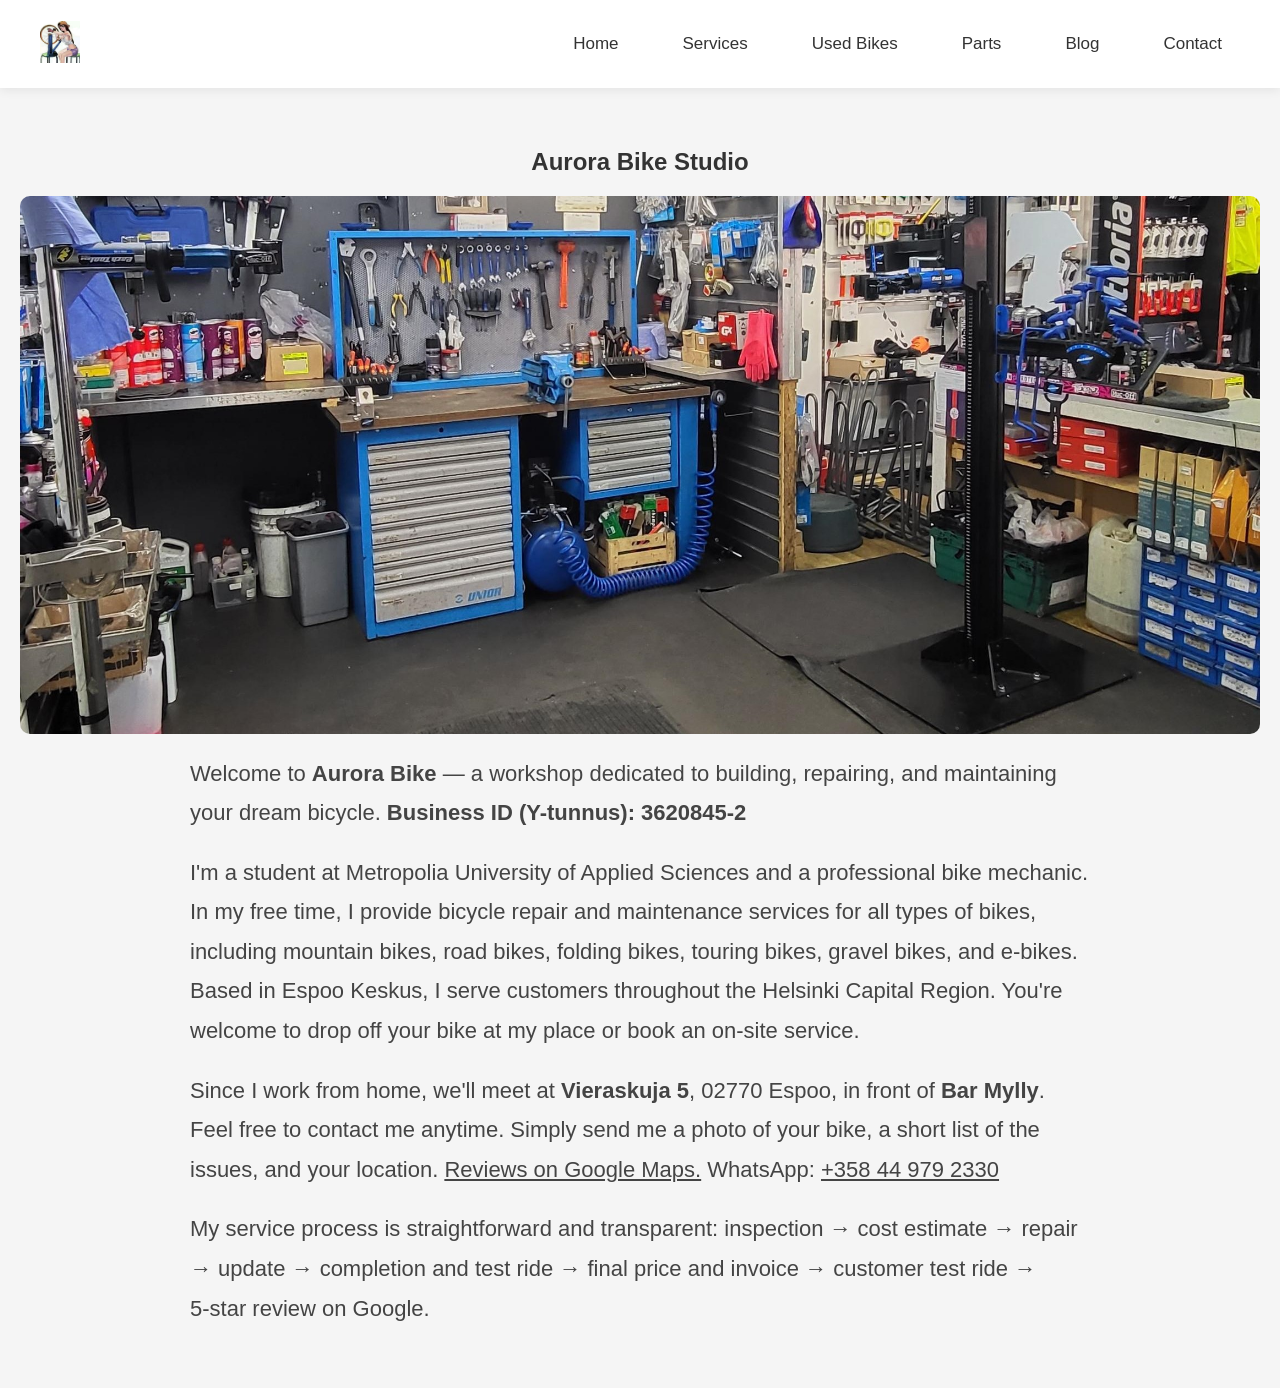
<file: index.html>
<!DOCTYPE html>
<html lang="en">
<head>
  <meta charset="UTF-8">
  <meta name="viewport" content="width=device-width, initial-scale=1.0">
  <title>Aurora Bike Studio</title>
  <link rel="stylesheet" href="styles.css">
</head>
<body>

  <!-- Navigation Bar -->
  <nav class="navbar">
    <a href="index.html" class="logo-link">
      <img src="img/logo.jpg" alt="logo" class="logo">
    </a>
  <ul class="nav-links">
  <li><a href="index.html">Home</a></li>
  <li><a href="services.html">Services</a></li>
  <li><a href="used-bikes.html">Used Bikes</a></li>
  <li><a href="parts.html">Parts</a></li>
  <li><a href="blog/blog.html">Blog</a></li>
  <li><a href="contact.html">Contact</a></li>
</ul>
    
  </nav>


<section class="hero">
  <h1>Aurora Bike Studio</h1>

  <img src="img/workshop.jpeg" alt="Workshop" class="hero-img">
  <p class="description">
    Welcome to <strong>Aurora Bike</strong> — a workshop dedicated to building, repairing, and maintaining your dream bicycle.

    <strong>Business ID (Y-tunnus): 3620845-2</strong>
  </p>

  <p class="description">
    I'm a student at Metropolia University of Applied Sciences and a professional bike mechanic. In my free time, I provide bicycle repair and maintenance services for all types of bikes, including mountain bikes, road bikes, folding bikes, touring bikes, gravel bikes, and e-bikes.

    Based in Espoo Keskus, I serve customers throughout the Helsinki Capital Region. You're welcome to drop off your bike at my place or book an on-site service.
  </p>

  <p class="description">
    Since I work from home, we'll meet at <strong>Vieraskuja 5</strong>, 02770 Espoo, in front of <strong>Bar Mylly</strong>.
    Feel free to contact me anytime. Simply send me a photo of your bike, a short list of the issues, and your location.

    <a href="https://maps.app.goo.gl/uHegeWTVnf5p1B6e8" target="_blank">Reviews on Google Maps.</a>
    WhatsApp: <a href="https://wa.me/358449792330" target="_blank">+358 44 979 2330</a>
  </p>

  <p class="description">
    My service process is straightforward and transparent: inspection → cost estimate → repair → update → completion and test ride → final price and invoice → customer test ride → 5‑star review on Google.
  </p>
</section>

</body>
</html>

<!-- Cloudflare Web Analytics --><script type='module' src='https://static.cloudflareinsights.com/beacon.min.js' data-cf-beacon='{"token": "28b8e0f1f8d6449a93bcee692b3dfe37"}'></script><!-- End Cloudflare Web Analytics -->
</file>
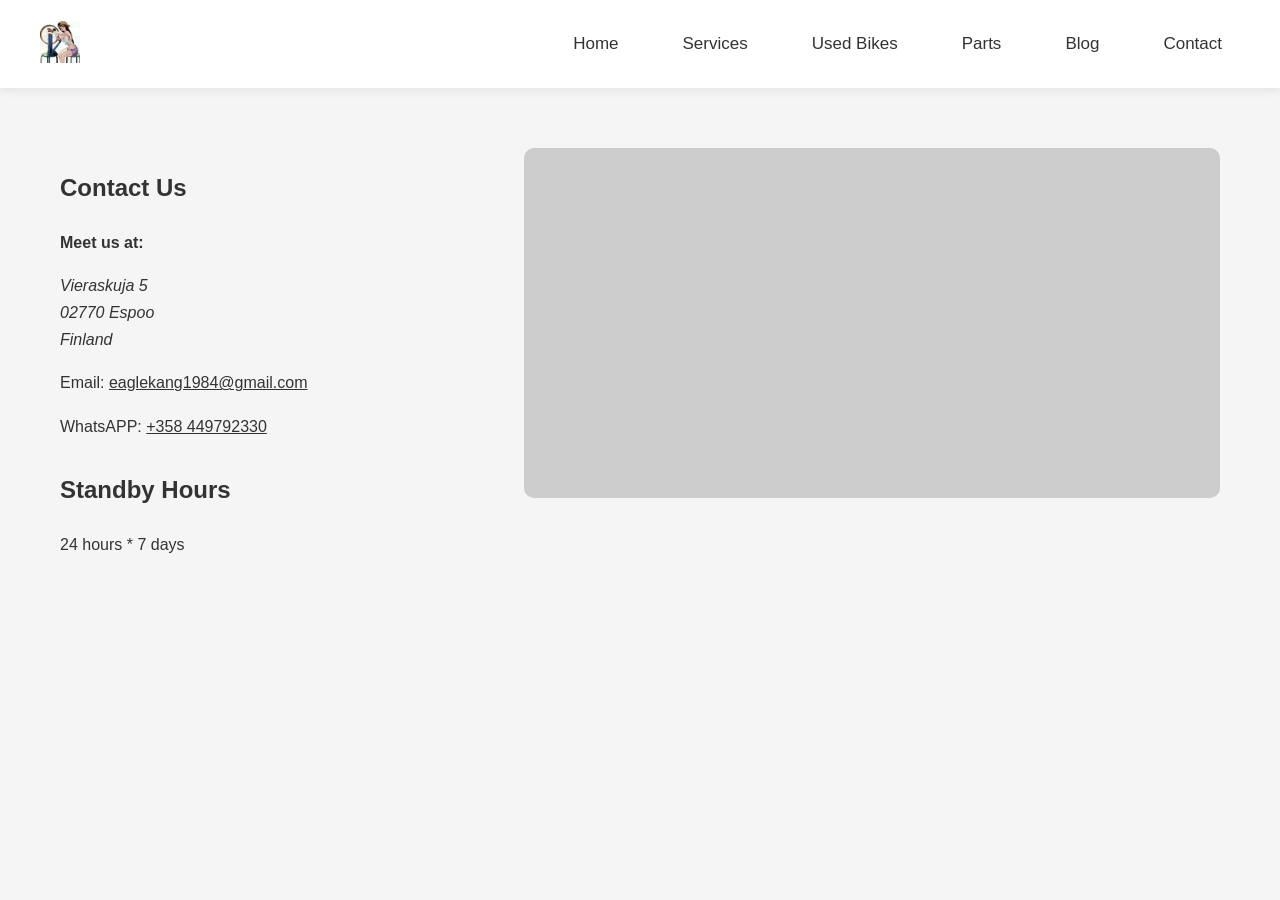
<file: contact.html>
<!DOCTYPE html>
<html lang="en">
<head>
  <meta charset="UTF-8">
  <meta name="viewport" content="width=device-width, initial-scale=1.0">
  <title>Contact - Dream Bike Studio</title>
  <link rel="stylesheet" href="styles.css">
</head>

<body>

  <!-- Navigation Bar -->
  <nav class="navbar">
    <a href="index.html" class="logo-link">
      <img src="img/logo.jpg" alt="Dream Bike Studio Logo" class="logo">
    </a>

    <ul class="nav-links">
      <li><a href="index.html">Home</a></li>
      <li><a href="services.html">Services</a></li>
      <li><a href="used-bikes.html">Used Bikes</a></li>
      <li><a href="parts.html">Parts</a></li>
      <li><a href="blog/blog.html">Blog</a></li>
      <li><a href="contact.html">Contact</a></li>
    </ul>
  </nav>

  <!-- Contact Section -->
  <section class="contact-container">

    <!-- Left Column: Contact Info -->
    <div class="contact-info">
      <h1>Contact Us</h1>

      <p><strong>Meet us at:</strong></p>

      <address>
        Vieraskuja 5<br>
        02770 Espoo<br>
        Finland
      </address>

      <p>Email:
        <a href="mailto:eaglekang1984@gmail.com">
          eaglekang1984@gmail.com
        </a>
      </p>

      <p>WhatsAPP:
        <a href="https://wa.me/358449792330" target="_blank">
          +358 449792330
        </a>
      </p>

      <h2>Standby Hours</h2>
      <p>24 hours * 7 days</p>
    </div>

    <!-- Right Column: Map -->
    <div class="contact-right">

      <div class="contact-map">
        <iframe src="https://www.google.com/maps/embed?pb=!1m18!1m12!1m3!1d1982.3597634028706!2d24.660219177351333!3d60.20787777505163!2m3!1f0!2f0!3f0!3m2!1i1024!2i768!4f13.1!3m3!1m2!1s0x468df307cdb62271%3A0x59ac4368380471d6!2sAurora%20Bike!5e0!3m2!1sen!2sfi!4v1784742772561!5m2!1sen!2sfi" width="600" height="450" style="border:0;" allowfullscreen="" loading="lazy" referrerpolicy="strict-origin-when-cross-origin"></iframe>
      </div>

    </div>

  </section>

</body>
</html>

<!-- Cloudflare Web Analytics --><script type='module' src='https://static.cloudflareinsights.com/beacon.min.js' data-cf-beacon='{"token": "28b8e0f1f8d6449a93bcee692b3dfe37"}'></script><!-- End Cloudflare Web Analytics -->
</file>
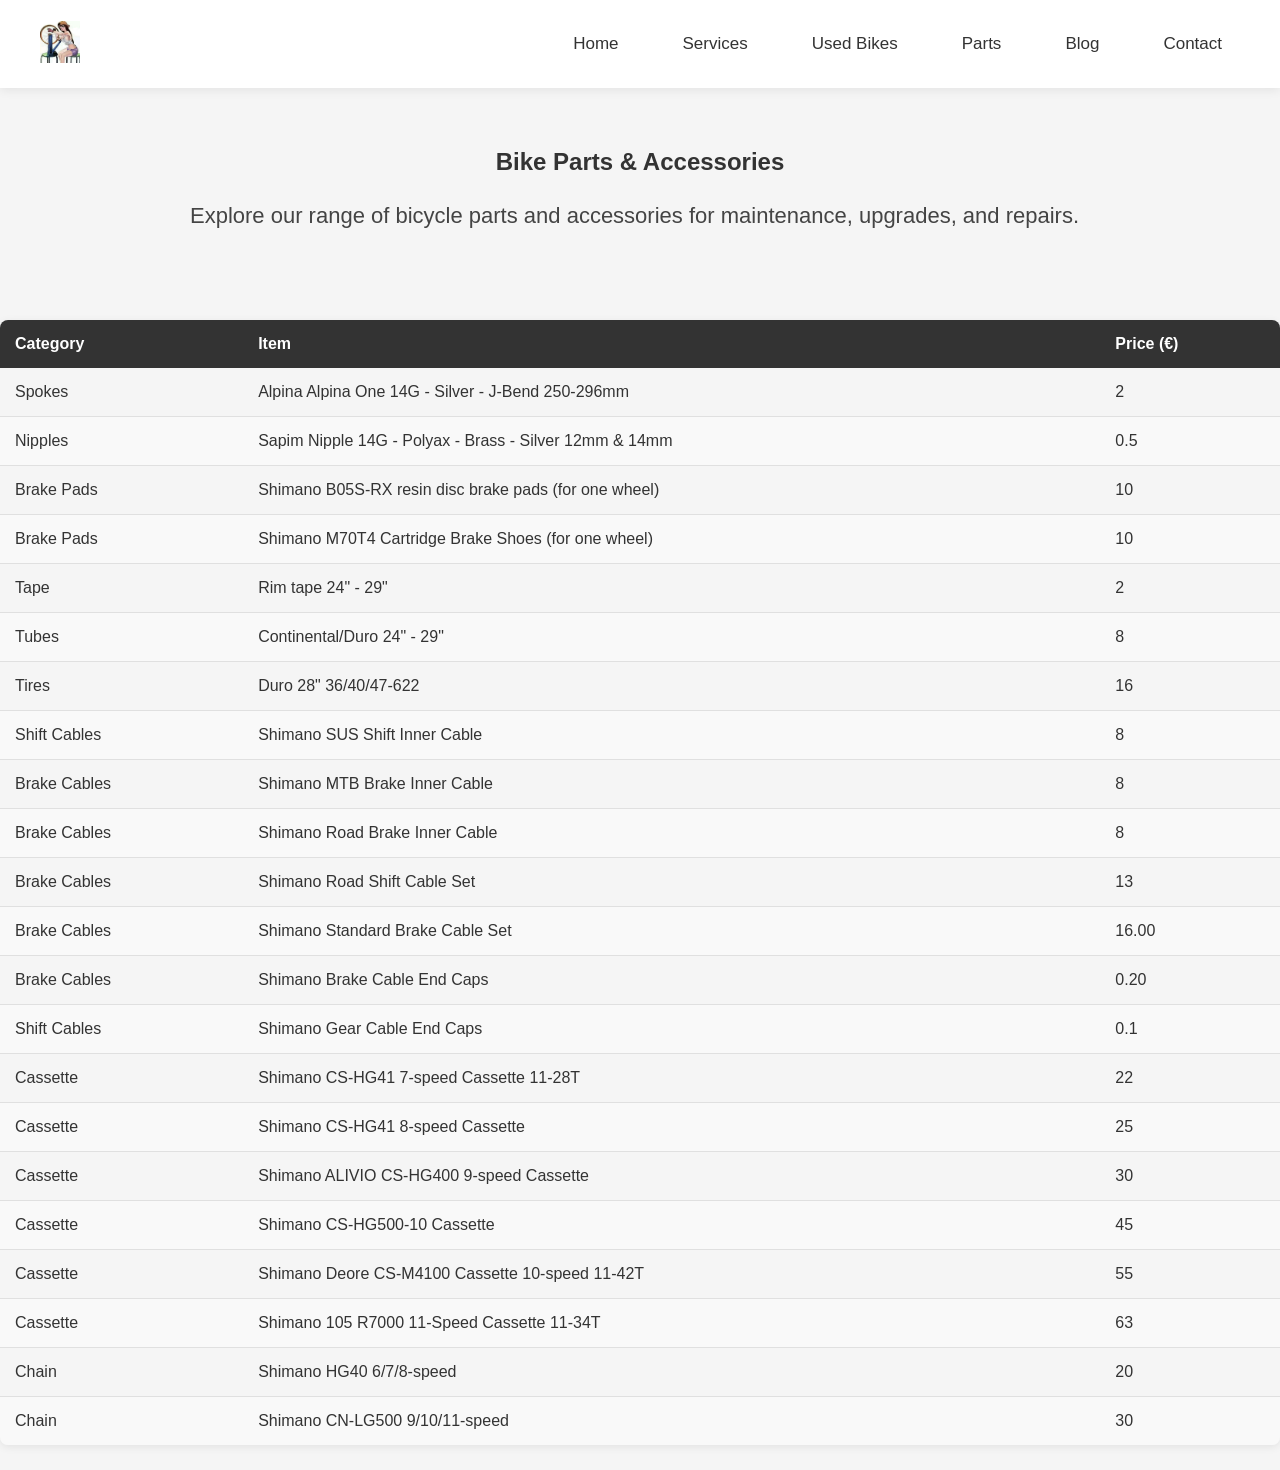
<file: parts.html>
<!DOCTYPE html>
<html lang="en">
<head>
  <meta charset="UTF-8">
  <meta name="viewport" content="width=device-width, initial-scale=1.0">
  <title>Parts - Aurora Bike Studio</title>
  <link rel="stylesheet" href="styles.css">
</head>
<body>

  <!-- Navigation Bar -->
  <nav class="navbar">
    <a href="index.html" class="logo-link">
      <img src="img/logo.jpg" alt="logo" class="logo">
    </a>

    <ul class="nav-links">
      <li><a href="index.html">Home</a></li>
      <li><a href="services.html">Services</a></li>
      <li><a href="used-bikes.html">Used Bikes</a></li>
      <li><a href="parts.html">Parts</a></li>
      <li><a href="blog/blog.html">Blog</a></li>
      <li><a href="contact.html">Contact</a></li>
    </ul>
  </nav>

  <section class="hero">
    <h1>Bike Parts & Accessories</h1>
    <p class="description">
      Explore our range of bicycle parts and accessories for maintenance, upgrades, and repairs.
    </p>
  </section>

  <section class="content-section">
    <div class="parts-grid">
      <article class="parts-card">
        <table class="parts-table">
          <thead>
            <tr>
              <th>Category</th>
              <th>Item</th>
              <th>Price (€)</th>
            </tr>
          </thead>
          <tbody>
            <tr><td>Spokes</td><td>Alpina Alpina One 14G - Silver - J-Bend 250-296mm</td><td>2</td></tr>
            <tr><td>Nipples</td><td>Sapim Nipple 14G - Polyax - Brass - Silver 12mm & 14mm</td><td>0.5</td></tr>

            <tr><td>Brake Pads</td><td>Shimano B05S-RX resin disc brake pads (for one wheel)</td><td>10</td></tr>
            <tr><td>Brake Pads</td><td>Shimano M70T4 Cartridge Brake Shoes (for one wheel)</td><td>10</td></tr>

            <tr><td>Tape</td><td>Rim tape 24" - 29" </td><td>2</td></tr>
            <tr><td>Tubes</td><td>Continental/Duro 24" - 29"</td><td>8</td></tr>
            <tr><td>Tires</td><td>Duro 28" 36/40/47-622 </td><td>16</td></tr>

            <tr><td>Shift Cables</td><td>Shimano SUS Shift Inner Cable</td><td>8</td></tr>
            <tr><td>Brake Cables</td><td>Shimano MTB Brake Inner Cable</td><td>8</td></tr>
            <tr><td>Brake Cables</td><td>Shimano Road Brake Inner Cable</td><td>8</td></tr>
            <tr><td>Brake Cables</td><td>Shimano Road Shift Cable Set</td><td>13</td></tr>
            <tr><td>Brake Cables</td><td>Shimano Standard Brake Cable Set</td><td>16.00</td></tr>
            <tr><td>Brake Cables</td><td>Shimano Brake Cable End Caps</td><td>0.20</td></tr>
            <tr><td>Shift Cables</td><td>Shimano Gear Cable End Caps</td><td>0.1</td></tr>

            <tr><td>Cassette</td><td>Shimano CS-HG41 7-speed Cassette 11-28T</td><td>22</td></tr>
            <tr><td>Cassette</td><td>Shimano CS-HG41 8-speed Cassette</td><td>25</td></tr>
            <tr><td>Cassette</td><td>Shimano ALIVIO CS-HG400 9-speed Cassette</td><td>30</td></tr>
            <tr><td>Cassette</td><td>Shimano CS-HG500-10 Cassette</td><td>45</td></tr>
            <tr><td>Cassette</td><td>Shimano Deore CS-M4100 Cassette 10-speed 11-42T</td><td>55</td></tr>
            <tr><td>Cassette</td><td>Shimano 105 R7000 11-Speed Cassette 11-34T </td><td>63</td></tr>

            <tr><td>Chain</td><td>Shimano HG40 6/7/8‑speed </td><td>20</td></tr>
            <tr><td>Chain</td><td>Shimano CN‑LG500 9/10/11‑speed</td><td>30</td></tr>
          </tbody>
        </table>
      </article>
    </div>
  </section>

</body>
</html>

<!-- Cloudflare Web Analytics --><script type='module' src='https://static.cloudflareinsights.com/beacon.min.js' data-cf-beacon='{"token": "28b8e0f1f8d6449a93bcee692b3dfe37"}'></script><!-- End Cloudflare Web Analytics -->
</file>
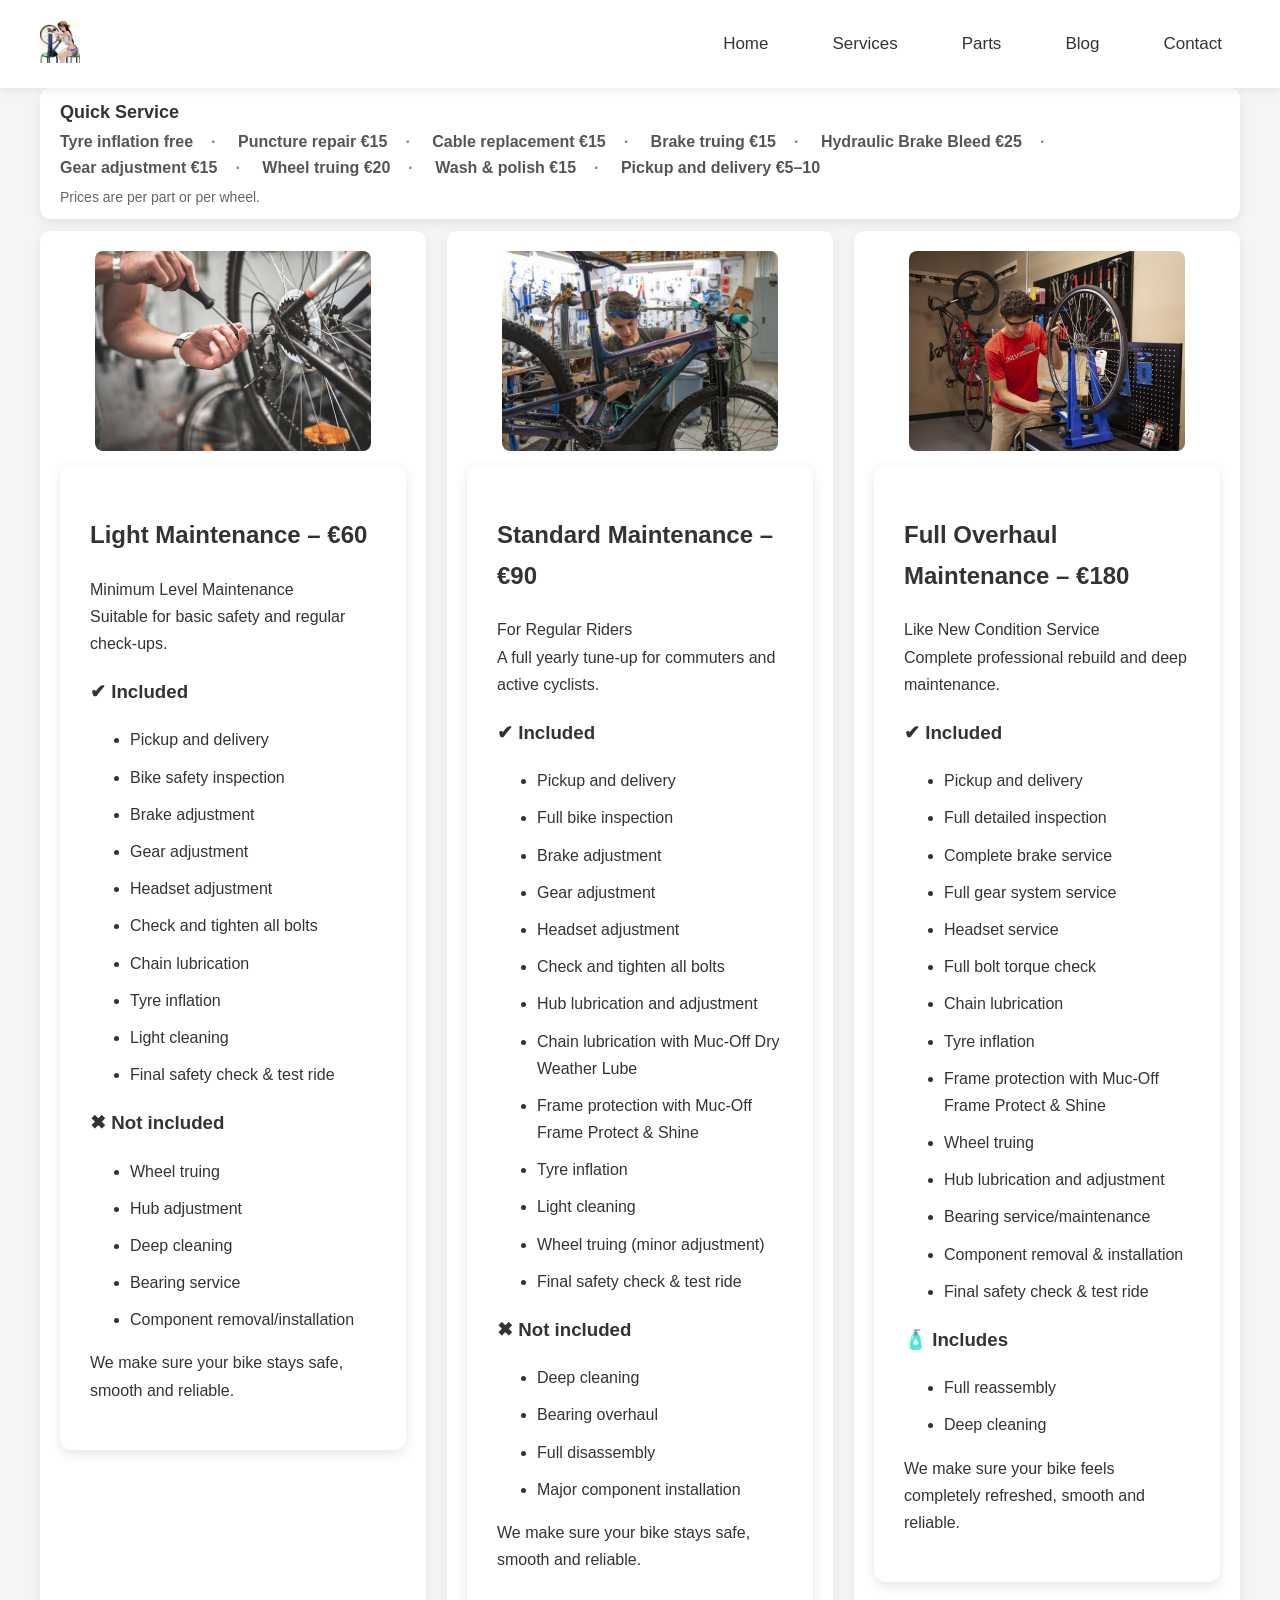
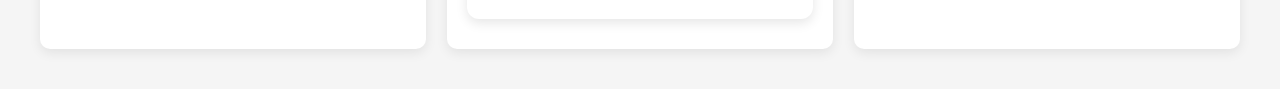
<file: products.html>
<!DOCTYPE html>
<html lang="en">
<head>
  <meta charset="UTF-8">
  <meta name="viewport" content="width=device-width, initial-scale=1.0">
  <title>Services - Aurora Bike Studio</title>
  <link rel="stylesheet" href="styles.css">
</head>
<body>

  <!-- Navigation Bar -->
  <nav class="navbar">
    <a href="index.html" class="logo-link">
      <img src="img/logo.jpg" alt="logo" class="logo">
    </a>

    <ul class="nav-links">
      <li><a href="index.html">Home</a></li>
      <li><a href="services.html">Services</a></li>
      <li><a href="parts.html">Parts</a></li>
      <li><a href="blog/blog.html">Blog</a></li>
      <li><a href="contact.html">Contact</a></li>
    </ul>
  </nav>

  <!-- Top card matching three-card width -->
  <div class="top-card">
    <div class="top-card-inner">
      <h3>Quick Service</h3>
      <p>
        <span class="quick-item">Tyre inflation free</span>
        <span class="quick-item">Puncture repair €15</span>
        <span class="quick-item">Cable replacement €15</span>
        <span class="quick-item">Brake truing €15</span>
        <span class="quick-item">Hydraulic Brake Bleed €25</span>
        <span class="quick-item">Gear adjustment €15</span>
        <span class="quick-item">Wheel truing €20</span>
        <span class="quick-item">Wash & polish €15</span>
        <span class="quick-item">Pickup and delivery €5–10</span>
      </p>
      <p class="quick-note">Prices are per part or per wheel.</p>
    </div>
  </div>

  <!-- Header Image removed to bring top card adjacent to product cards -->

  <!-- Product Grid -->
  <section class="product-section">
    <div class="product-card">
      <img src="img/breaker_adjust.jpg" alt="breaker_adjust" class="product-img">
      <section class="service-card">
        <h2>Light Maintenance – €60</h2>
        <p>Minimum Level Maintenance<br>
        Suitable for basic safety and regular check-ups.</p>
        <h3>✔ Included</h3>
        <ul>
          <li>Pickup and delivery</li>
          <li>Bike safety inspection</li>
          <li>Brake adjustment</li>
          <li>Gear adjustment</li>
          <li>Headset adjustment</li>
          <li>Check and tighten all bolts</li>
          <li>Chain lubrication</li>
          <li>Tyre inflation</li>
          <li>Light cleaning</li>
          <li>Final safety check & test ride</li>
        </ul>
        <h3>✖ Not included</h3>
        <ul>
          <li>Wheel truing</li>
          <li>Hub adjustment</li>
          <li>Deep cleaning</li>
          <li>Bearing service</li>
          <li>Component removal/installation</li>
        </ul>
        <p>We make sure your bike stays safe, smooth and reliable.</p>

      </section>
    </div>

    <div class="product-card featured">
      <img src="img/installation_service.jpg" alt="installation_service" class="product-img">
            <section class="service-card">
              <h2>Standard Maintenance – €90</h2>
              <p>For Regular Riders<br>
                  A full yearly tune-up for commuters and active cyclists.</p>
              <h3>✔ Included</h3>
              <ul>
                <li>Pickup and delivery</li>
                <li>Full bike inspection</li>
                <li>Brake adjustment</li>
                <li>Gear adjustment</li>
                <li>Headset adjustment</li>
                <li>Check and tighten all bolts</li>
                <li>Hub lubrication and adjustment</li>
                <li>Chain lubrication with Muc-Off Dry Weather Lube</li>
                <li>Frame protection with Muc-Off Frame Protect & Shine</li>
                <li>Tyre inflation</li>
                <li>Light cleaning</li>
                <li>Wheel truing (minor adjustment)</li>
                <li>Final safety check & test ride</li>
              </ul>
              <h3>✖ Not included</h3>
              <ul>
                <li>Deep cleaning</li>
                <li>Bearing overhaul</li>
                <li>Full disassembly</li>
                <li>Major component installation</li>
              </ul>
              <p>We make sure your bike stays safe, smooth and reliable.</p>
      </section>

    </div>

    <div class="product-card">
      <img src="img/wheel_tuning.jpg" alt="wheel_tuning" class="product-img">
      <section class="service-card">
        <h2>Full Overhaul Maintenance – €180</h2>
        <p>Like New Condition Service<br>
          Complete professional rebuild and deep maintenance.</p>
        <h3>✔ Included</h3>
        <ul>
          <li>Pickup and delivery</li>
          <li>Full detailed inspection</li>
          <li>Complete brake service</li>
          <li>Full gear system service</li>
          <li>Headset service</li>
          <li>Full bolt torque check</li>
          <li>Chain lubrication</li>
          <li>Tyre inflation</li>
          <li>Frame protection with Muc-Off Frame Protect & Shine</li>
          <li>Wheel truing</li>
          <li>Hub lubrication and adjustment</li>
          <li>Bearing service/maintenance</li>
          <li>Component removal & installation</li>
          <li>Final safety check & test ride</li>
        </ul>
        <h3>🧴 Includes</h3>
        <ul>
          <li>Full reassembly</li>
          <li>Deep cleaning</li>
        </ul>
        <p>We make sure your bike feels completely refreshed, smooth and reliable.</p>

      </section>
  </div>
  </section>

</body>
</html>

<!-- Cloudflare Web Analytics --><script type='module' src='https://static.cloudflareinsights.com/beacon.min.js' data-cf-beacon='{"token": "28b8e0f1f8d6449a93bcee692b3dfe37"}'></script><!-- End Cloudflare Web Analytics -->
</file>
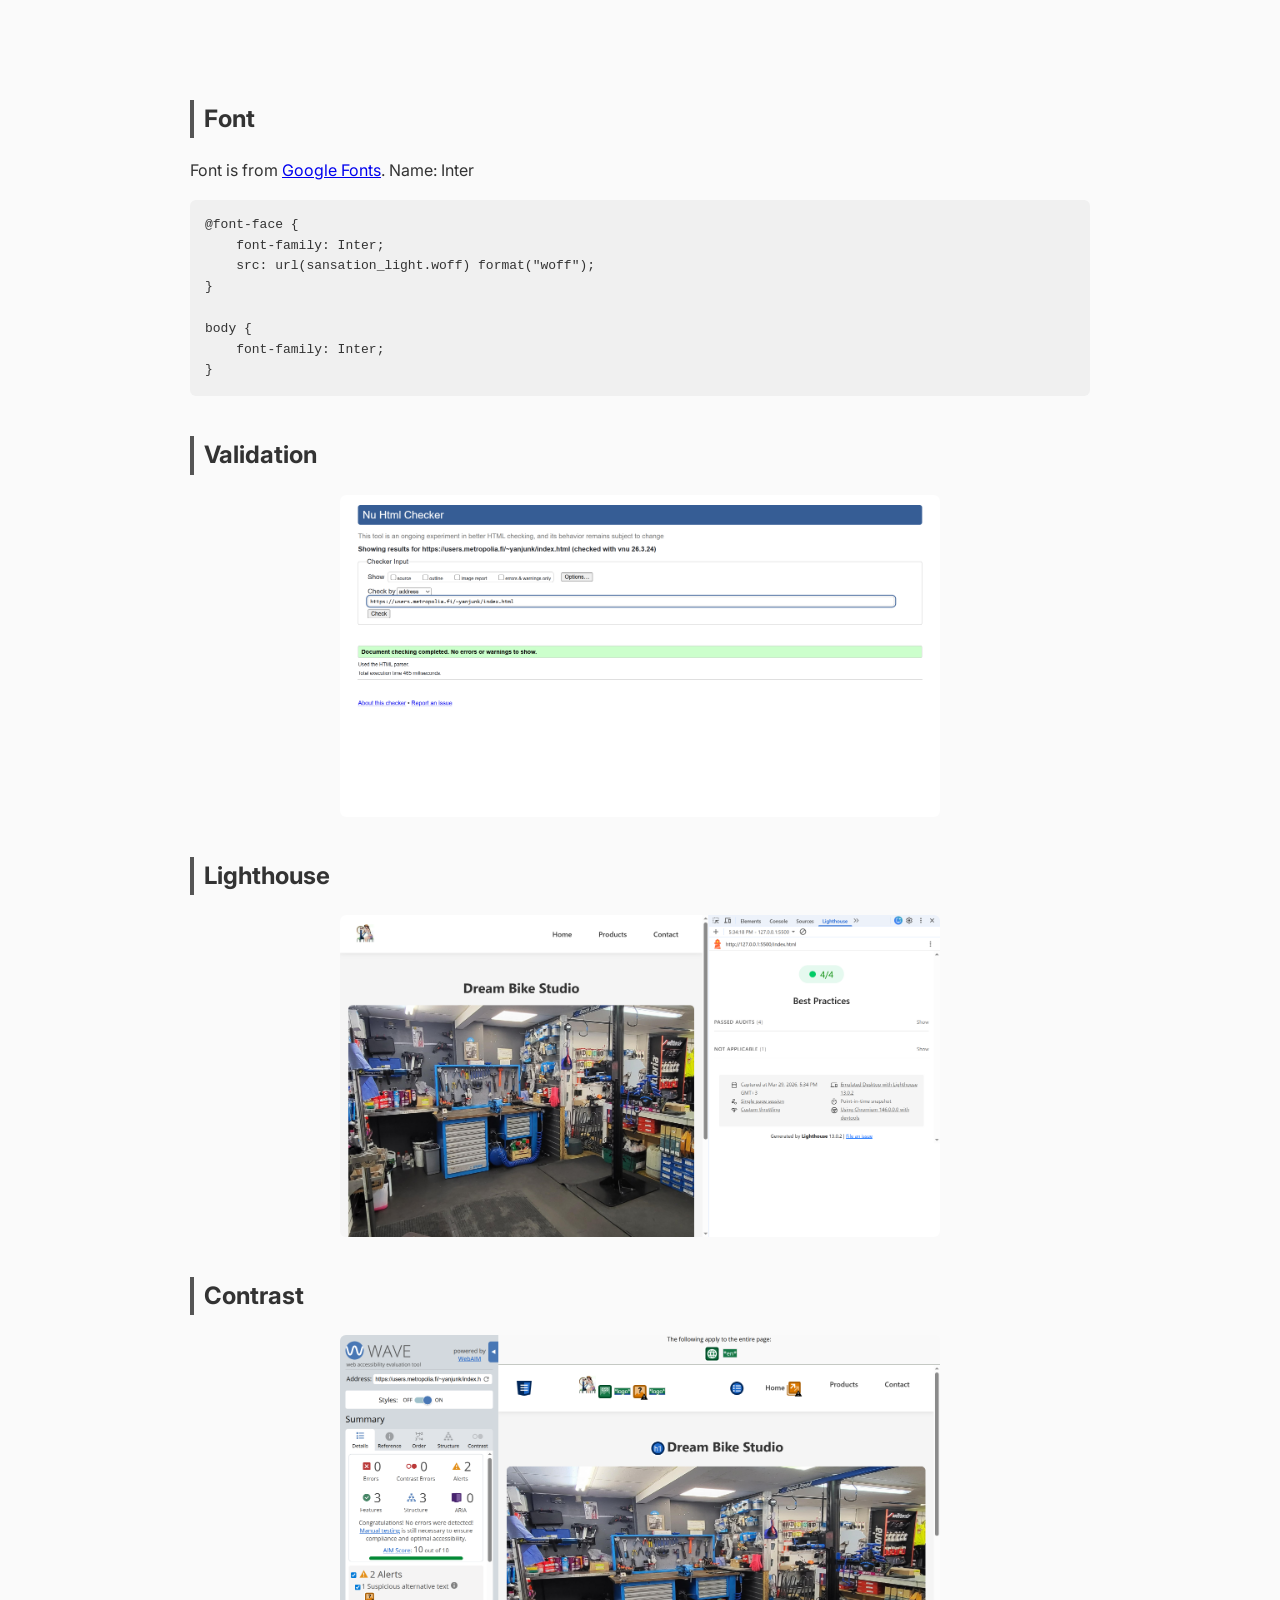
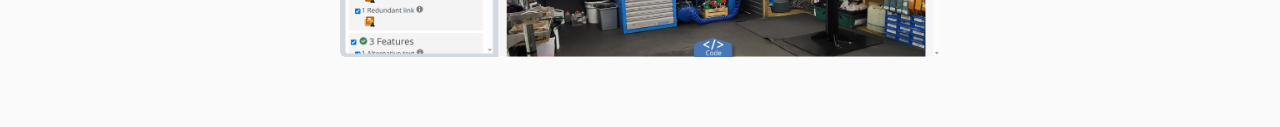
<file: results.html>
<!DOCTYPE html>
<html lang="en">
<head>
    <meta charset="utf-8">
    <meta name="viewport" content="width=device-width, initial-scale=1.0">
    <title>Results</title>
    <link href="https://fonts.googleapis.com/css2?family=Inter:wght@300;400;600&display=swap" rel="stylesheet">
    <style>
        body {
            font-family: "Inter", Arial, sans-serif;
            max-width: 900px;
            margin: 40px auto;
            padding: 20px;
            line-height: 1.6;
            background: #fafafa;
            color: #333;
        }

        h2 {
            margin-top: 40px;
            border-left: 4px solid #555;
            padding-left: 10px;
        }

        img {
            display: block;
            width: 100%;
            max-width: 600px;
            border-radius: 6px;
            margin: 10px auto;
        }

        pre {
            background: #f0f0f0;
            padding: 15px;
            border-radius: 6px;
            overflow-x: auto;
        }
    </style>
</head>
<body>

<h2>Font</h2>
<p>Font is from <a href="https://fonts.google.com/specimen/Inter">Google Fonts</a>. Name: Inter</p>

<pre>
@font-face {
    font-family: Inter;
    src: url(sansation_light.woff) format("woff");
}

body {
    font-family: Inter;
}
</pre>

<h2>Validation</h2>
<img src="img/validator.png" alt="Validation Result">

<h2>Lighthouse</h2>
<img src="img/lighthouse.png" alt="Lighthouse Report">

<h2>Contrast</h2>
<img src="img/contrast.png" alt="Contrast Check">

</body>
</html>
</file>
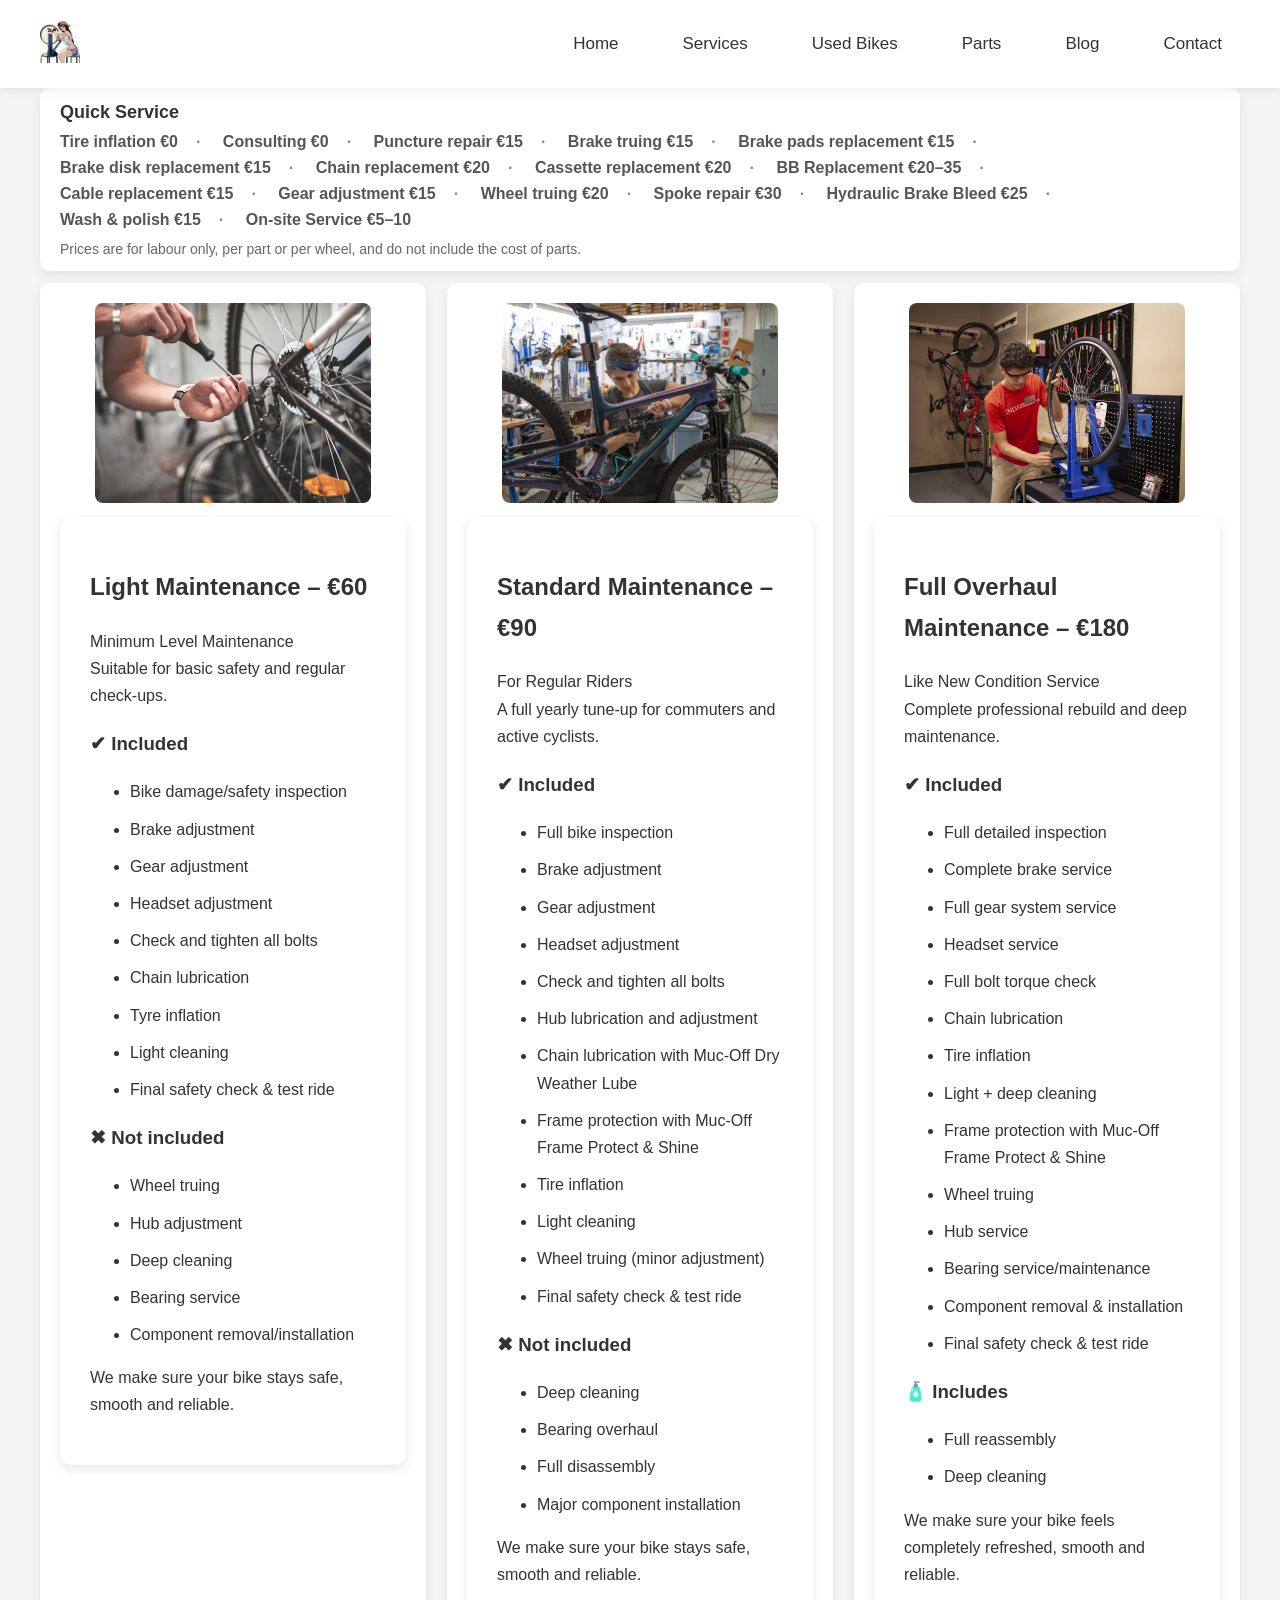
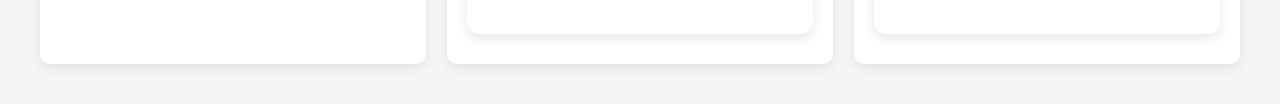
<file: services.html>
<!DOCTYPE html>
<html lang="en">
<head>
  <meta charset="UTF-8">
  <meta name="viewport" content="width=device-width, initial-scale=1.0">
  <title>Services - Aurora Bike Studio</title>
  <link rel="stylesheet" href="styles.css">
</head>
<body>

  <!-- Navigation Bar -->
  <nav class="navbar">
    <a href="index.html" class="logo-link">
      <img src="img/logo.jpg" alt="logo" class="logo">
    </a>

    <ul class="nav-links">
      <li><a href="index.html">Home</a></li>
      <li><a href="services.html">Services</a></li>
      <li><a href="used-bikes.html">Used Bikes</a></li>
      <li><a href="parts.html">Parts</a></li>
      <li><a href="blog/blog.html">Blog</a></li>
      <li><a href="contact.html">Contact</a></li>
    </ul>
  </nav>

  <!-- Top card matching three-card width -->
  <div class="top-card">
    <div class="top-card-inner">
      <h3>Quick Service</h3>
      <p>
        <span class="quick-item">Tire inflation €0</span>
        <span class="quick-item">Consulting €0</span>
        <span class="quick-item">Puncture repair €15</span>
        <span class="quick-item">Brake truing €15</span>
        <span class="quick-item">Brake pads replacement €15</span>
        <span class="quick-item">Brake disk replacement €15</span>
        <span class="quick-item">Chain replacement €20</span>
        <span class="quick-item">Cassette replacement €20</span>
        <span class="quick-item">BB Replacement €20–35</span>
        <span class="quick-item">Cable replacement €15</span>
        <span class="quick-item">Gear adjustment €15</span>
        <span class="quick-item">Wheel truing €20</span>
        <span class="quick-item">Spoke repair €30</span>
        <span class="quick-item">Hydraulic Brake Bleed €25</span>
        <span class="quick-item">Wash & polish €15</span>
        <span class="quick-item">On-site Service €5–10</span>
      </p>
      <p class="quick-note">Prices are for labour only, per part or per wheel, and do not include the cost of parts.</p>
    </div>
  </div>

  <!-- Header Image removed to bring top card adjacent to product cards -->

  <!-- Product Grid -->
  <section class="product-section">
    <div class="product-card">
      <img src="img/breaker_adjust.jpg" alt="breaker_adjust" class="product-img">
      <section class="service-card">
        <h2>Light Maintenance – €60</h2>
        <p>Minimum Level Maintenance<br>
        Suitable for basic safety and regular check-ups.</p>
        <h3>✔ Included</h3>
        <ul>
          <li>Bike damage/safety inspection</li>
          <li>Brake adjustment</li>
          <li>Gear adjustment</li>
          <li>Headset adjustment</li>
          <li>Check and tighten all bolts</li>
          <li>Chain lubrication</li>
          <li>Tyre inflation</li>
          <li>Light cleaning</li>
          <li>Final safety check & test ride</li>
        </ul>
        <h3>✖ Not included</h3>
        <ul>
          <li>Wheel truing</li>
          <li>Hub adjustment</li>
          <li>Deep cleaning</li>
          <li>Bearing service</li>
          <li>Component removal/installation</li>
        </ul>
        <p>We make sure your bike stays safe, smooth and reliable.</p>

      </section>
    </div>

    <div class="product-card featured">
      <img src="img/installation_service.jpg" alt="installation_service" class="product-img">
            <section class="service-card">
              <h2>Standard Maintenance – €90</h2>
              <p>For Regular Riders<br>
                  A full yearly tune-up for commuters and active cyclists.</p>
              <h3>✔ Included</h3>
              <ul>
                <li>Full bike inspection</li>
                <li>Brake adjustment</li>
                <li>Gear adjustment</li>
                <li>Headset adjustment</li>
                <li>Check and tighten all bolts</li>
                <li>Hub lubrication and adjustment</li>
                <li>Chain lubrication with Muc-Off Dry Weather Lube</li>
                <li>Frame protection with Muc-Off Frame Protect & Shine</li>
                <li>Tire inflation</li>
                <li>Light cleaning</li>
                <li>Wheel truing (minor adjustment)</li>
                <li>Final safety check & test ride</li>
              </ul>
              <h3>✖ Not included</h3>
              <ul>
                <li>Deep cleaning</li>
                <li>Bearing overhaul</li>
                <li>Full disassembly</li>
                <li>Major component installation</li>
              </ul>
              <p>We make sure your bike stays safe, smooth and reliable.</p>
      </section>

    </div>

    <div class="product-card">
      <img src="img/wheel_tuning.jpg" alt="wheel_tuning" class="product-img">
      <section class="service-card">
        <h2>Full Overhaul Maintenance – €180</h2>
        <p>Like New Condition Service<br>
          Complete professional rebuild and deep maintenance.</p>
        <h3>✔ Included</h3>
        <ul>
          <li>Full detailed inspection</li>
          <li>Complete brake service</li>
          <li>Full gear system service</li>
          <li>Headset service</li>
          <li>Full bolt torque check</li>
          <li>Chain lubrication</li>
          <li>Tire inflation</li>
          <li>Light + deep cleaning</li>
          <li>Frame protection with Muc-Off Frame Protect & Shine</li>
          <li>Wheel truing</li>
          <li>Hub service</li>
          <li>Bearing service/maintenance</li>
          <li>Component removal & installation</li>
          <li>Final safety check & test ride</li>
        </ul>
        <h3>🧴 Includes</h3>
        <ul>
          <li>Full reassembly</li>
          <li>Deep cleaning</li>
        </ul>
        <p>We make sure your bike feels completely refreshed, smooth and reliable.</p>

      </section>
  </div>
  </section>

</body>
</html>

<!-- Cloudflare Web Analytics --><script type='module' src='https://static.cloudflareinsights.com/beacon.min.js' data-cf-beacon='{"token": "28b8e0f1f8d6449a93bcee692b3dfe37"}'></script><!-- End Cloudflare Web Analytics -->
</file>
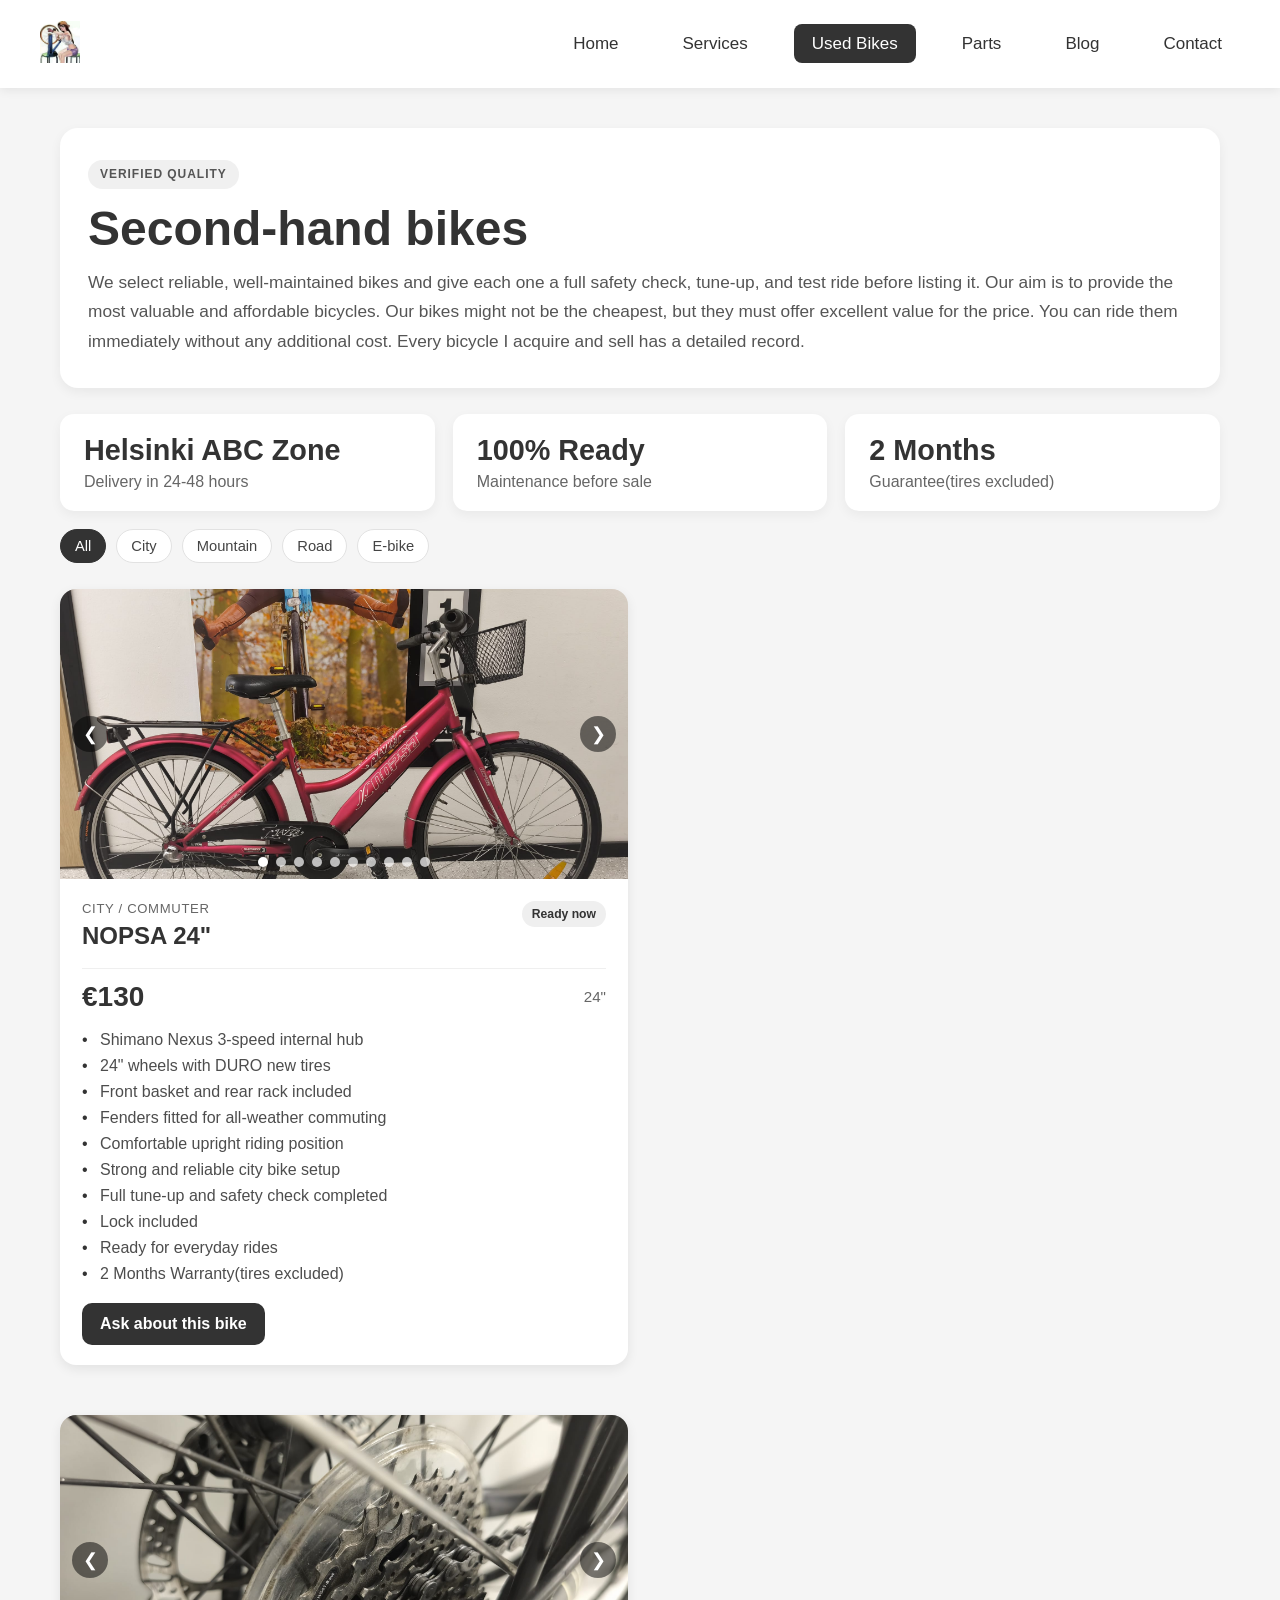
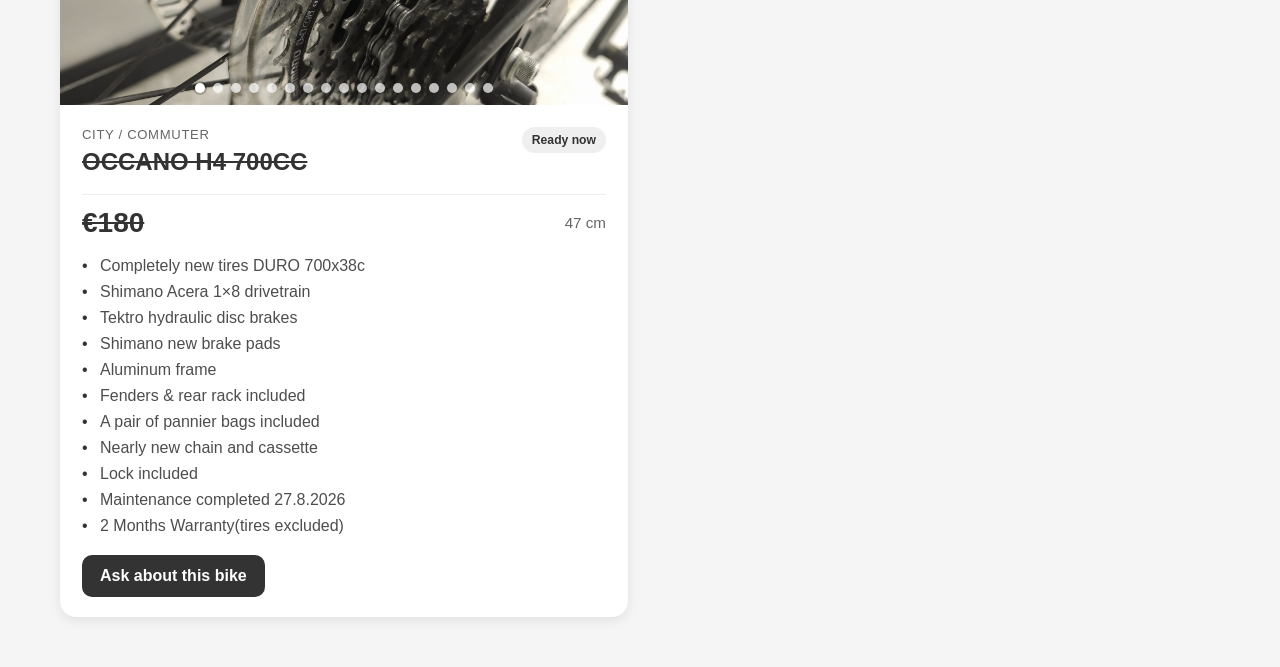
<file: used-bikes.html>
<!DOCTYPE html>
<html lang="en">
<head>
  <meta charset="UTF-8">
  <meta name="viewport" content="width=device-width, initial-scale=1.0">
  <title>Used Bikes - Aurora Bike Studio</title>
  <link rel="stylesheet" href="styles.css">
</head>
<body>

  <nav class="navbar">
    <a href="index.html" class="logo-link">
      <img src="img/logo.jpg" alt="logo" class="logo">
    </a>

    <ul class="nav-links">
      <li><a href="index.html">Home</a></li>
      <li><a href="services.html">Services</a></li>
      <li><a href="used-bikes.html" class="active">Used Bikes</a></li>
      <li><a href="parts.html">Parts</a></li>
      <li><a href="blog/blog.html">Blog</a></li>
      <li><a href="contact.html">Contact</a></li>
    </ul>
  </nav>

  <section class="used-hero">
    <div class="used-header">
      <span class="eyebrow">Verified quality</span>
      <h1>Second-hand bikes</h1>
      <p>
        We select reliable, well-maintained bikes and give each one a full safety check,
        tune-up, and test ride before listing it. Our aim is to provide the most valuable 
        and affordable bicycles. Our bikes might not be the cheapest, but they must offer excellent value for the price. 
        You can ride them immediately without any additional cost. Every bicycle I acquire and sell has a detailed record.
      </p>
    </div>

    <div class="used-stats">
      <div class="stat-card">
        <strong>Helsinki ABC Zone</strong>
        <span>Delivery in 24-48 hours</span>
      </div>
      <div class="stat-card">
        <strong>100% Ready</strong>
        <span>Maintenance before sale</span>
      </div>
      <div class="stat-card">
        <strong>2 Months</strong>
        <span>Guarantee(tires excluded)</span>
      </div>
    </div>

    <div class="used-filters">
      <span class="filter-chip active">All</span>
      <span class="filter-chip">City</span>
      <span class="filter-chip">Mountain</span>
      <span class="filter-chip">Road</span>
      <span class="filter-chip">E-bike</span>
    </div>
  </section>
<section class="used-grid">
    <article class="used-card">
      <div class="used-gallery" data-gallery="nopsa-jazz-28">
        <div class="gallery-track">
          <img src="img/used_bike/Nopsa/1.jpeg" alt="NOPSA bike front detail 1" class="gallery-slide active">
          <img src="img/used_bike/Nopsa/2.jpeg" alt="NOPSA bike front detail 2" class="gallery-slide">
          <img src="img/used_bike/Nopsa/3.jpeg" alt="NOPSA bike side detail 3" class="gallery-slide">
          <img src="img/used_bike/Nopsa/4.jpeg" alt="NOPSA bike side detail 4" class="gallery-slide">
          <img src="img/used_bike/Nopsa/5.jpeg" alt="NOPSA bike handlebar detail 5" class="gallery-slide">
          <img src="img/used_bike/Nopsa/6.jpeg" alt="NOPSA bike drive detail 6" class="gallery-slide">
          <img src="img/used_bike/Nopsa/7.jpeg" alt="NOPSA bike rear detail 7" class="gallery-slide">
          <img src="img/used_bike/Nopsa/8.jpeg" alt="NOPSA bike basket detail 8" class="gallery-slide">
          <img src="img/used_bike/Nopsa/9.jpeg" alt="NOPSA bike wheel detail 9" class="gallery-slide">
          <img src="img/used_bike/Nopsa/10.jpeg" alt="NOPSA bike full view 10" class="gallery-slide">
        </div>

        <button class="gallery-btn prev" aria-label="Previous image">&#10094;</button>
        <button class="gallery-btn next" aria-label="Next image">&#10095;</button>

        <div class="gallery-dots" aria-label="Image selector">
          <button class="dot active" data-index="0" aria-label="Show image 1"></button>
          <button class="dot" data-index="1" aria-label="Show image 2"></button>
          <button class="dot" data-index="2" aria-label="Show image 3"></button>
          <button class="dot" data-index="3" aria-label="Show image 4"></button>
          <button class="dot" data-index="4" aria-label="Show image 5"></button>
          <button class="dot" data-index="5" aria-label="Show image 6"></button>
          <button class="dot" data-index="6" aria-label="Show image 7"></button>
          <button class="dot" data-index="7" aria-label="Show image 8"></button>
          <button class="dot" data-index="8" aria-label="Show image 9"></button>
          <button class="dot" data-index="9" aria-label="Show image 10"></button>
        </div>
      </div>

      <div class="used-card-body">
        <div class="used-card-top">
          <div>
            <p class="used-category">City / commuter</p>
            <h2>NOPSA 24"</h2>
          </div>
          <span class="status-badge">Ready now</span>
        </div>

        <div class="used-price-row">
          <strong>€130</strong>
          <span>24"</span>
        </div>

        <ul class="used-specs">
          <li>Shimano Nexus 3-speed internal hub</li>
          <li>24" wheels with DURO new tires</li>
          <li>Front basket and rear rack included</li>
          <li>Fenders fitted for all-weather commuting</li>
          <li>Comfortable upright riding position</li>
          <li>Strong and reliable city bike setup</li>
          <li>Full tune-up and safety check completed</li>
          <li>Lock included</li>
          <li>Ready for everyday rides</li>
          <li>2 Months Warranty(tires excluded)</li>
        </ul>

        <div class="used-actions">
          <a href="contact.html" class="used-button">Ask about this bike</a>
        </div>
      </div>
    </article>
  </section>
  <section class="used-grid">
    <article class="used-card">
      <div class="used-gallery" data-gallery="occano-h4">
        <div class="gallery-track">
          <img src="img/used_bike/H4/WhatsApp Image 2026-08-27 at 22.18.47 (1).jpeg" alt="OCCANO H4 bike detail 1" class="gallery-slide active">
          <img src="img/used_bike/H4/WhatsApp Image 2026-08-27 at 22.18.47.jpeg" alt="OCCANO H4 bike detail 2" class="gallery-slide">
          <img src="img/used_bike/H4/WhatsApp Image 2026-08-27 at 22.18.48 (1).jpeg" alt="OCCANO H4 bike detail 3" class="gallery-slide">
          <img src="img/used_bike/H4/WhatsApp Image 2026-08-27 at 22.18.48 (2).jpeg" alt="OCCANO H4 bike detail 4" class="gallery-slide">
          <img src="img/used_bike/H4/WhatsApp Image 2026-08-27 at 22.18.48.jpeg" alt="OCCANO H4 bike detail 5" class="gallery-slide">
          <img src="img/used_bike/H4/WhatsApp Image 2026-08-27 at 22.18.49 (1).jpeg" alt="OCCANO H4 bike detail 6" class="gallery-slide">
          <img src="img/used_bike/H4/WhatsApp Image 2026-08-27 at 22.18.49 (2).jpeg" alt="OCCANO H4 bike detail 7" class="gallery-slide">
          <img src="img/used_bike/H4/WhatsApp Image 2026-08-27 at 22.18.49.jpeg" alt="OCCANO H4 bike detail 8" class="gallery-slide">
          <img src="img/used_bike/H4/WhatsApp Image 2026-08-27 at 22.18.50.jpeg" alt="OCCANO H4 bike detail 9" class="gallery-slide">
          <img src="img/used_bike/H4/WhatsApp Image 2026-08-27 at 22.18.51 (1).jpeg" alt="OCCANO H4 bike detail 10" class="gallery-slide">
          <img src="img/used_bike/H4/WhatsApp Image 2026-08-27 at 22.18.51 (2).jpeg" alt="OCCANO H4 bike detail 11" class="gallery-slide">
          <img src="img/used_bike/H4/WhatsApp Image 2026-08-27 at 22.18.51 (3).jpeg" alt="OCCANO H4 bike detail 12" class="gallery-slide">
          <img src="img/used_bike/H4/WhatsApp Image 2026-08-27 at 22.18.51 (4).jpeg" alt="OCCANO H4 bike detail 13" class="gallery-slide">
          <img src="img/used_bike/H4/WhatsApp Image 2026-08-27 at 22.18.51 (5).jpeg" alt="OCCANO H4 bike detail 14" class="gallery-slide">
          <img src="img/used_bike/H4/WhatsApp Image 2026-08-27 at 22.18.51 (6).jpeg" alt="OCCANO H4 bike detail 15" class="gallery-slide">
          <img src="img/used_bike/H4/WhatsApp Image 2026-08-27 at 22.18.51 (7).jpeg" alt="OCCANO H4 bike detail 16" class="gallery-slide">
          <img src="img/used_bike/H4/WhatsApp Image 2026-08-27 at 22.18.51.jpeg" alt="OCCANO H4 bike detail 17" class="gallery-slide">
        </div>

        <button class="gallery-btn prev" aria-label="Previous image">&#10094;</button>
        <button class="gallery-btn next" aria-label="Next image">&#10095;</button>

        <div class="gallery-dots" aria-label="Image selector">
          <button class="dot active" data-index="0" aria-label="Show image 1"></button>
          <button class="dot" data-index="1" aria-label="Show image 2"></button>
          <button class="dot" data-index="2" aria-label="Show image 3"></button>
          <button class="dot" data-index="3" aria-label="Show image 4"></button>
          <button class="dot" data-index="4" aria-label="Show image 5"></button>
          <button class="dot" data-index="5" aria-label="Show image 6"></button>
          <button class="dot" data-index="6" aria-label="Show image 7"></button>
          <button class="dot" data-index="7" aria-label="Show image 8"></button>
          <button class="dot" data-index="8" aria-label="Show image 9"></button>
          <button class="dot" data-index="9" aria-label="Show image 10"></button>
          <button class="dot" data-index="10" aria-label="Show image 11"></button>
          <button class="dot" data-index="11" aria-label="Show image 12"></button>
          <button class="dot" data-index="12" aria-label="Show image 13"></button>
          <button class="dot" data-index="13" aria-label="Show image 14"></button>
          <button class="dot" data-index="14" aria-label="Show image 15"></button>
          <button class="dot" data-index="15" aria-label="Show image 16"></button>
          <button class="dot" data-index="16" aria-label="Show image 17"></button>
        </div>
      </div>

      <div class="used-card-body">
        <div class="used-card-top">
          <div>
            <p class="used-category">City / commuter</p>
            <h2><del>OCCANO H4 700CC</del></h2>
          </div>
          <span class="status-badge">Ready now</span>
        </div>

        <div class="used-price-row">
          <strong><del>€180</del></strong>
          <span>47 cm</span>
        </div>

        <ul class="used-specs">
          <li>Completely new tires DURO 700x38c</li>
          <li>Shimano Acera 1×8 drivetrain</li>
          <li>Tektro hydraulic disc brakes</li>
          <li>Shimano new brake pads</li>
          <li>Aluminum frame</li>
          <li>Fenders & rear rack included</li>
          <li>A pair of pannier bags included</li>
          <li>Nearly new chain and cassette</li>
          <li>Lock included</li>
          <li>Maintenance completed 27.8.2026</li>
          <li>2 Months Warranty(tires excluded)</li>

        </ul>

        <div class="used-actions">
          <a href="contact.html" class="used-button">Ask about this bike</a>
        </div>
      </div>
    </article>

  </section>


  

  <script>
    const galleries = document.querySelectorAll('.used-gallery');

    galleries.forEach((gallery) => {
      const slides = Array.from(gallery.querySelectorAll('.gallery-slide'));
      const dots = Array.from(gallery.querySelectorAll('.dot'));
      const prevBtn = gallery.querySelector('.prev');
      const nextBtn = gallery.querySelector('.next');
      let currentIndex = 0;
      let autoPlayId;

      function showSlide(index) {
        currentIndex = (index + slides.length) % slides.length;

        slides.forEach((slide, i) => {
          slide.classList.toggle('active', i === currentIndex);
        });

        dots.forEach((dot, i) => {
          dot.classList.toggle('active', i === currentIndex);
        });
      }

      function goNext() {
        showSlide(currentIndex + 1);
      }

      function goPrev() {
        showSlide(currentIndex - 1);
      }

      function startAutoPlay() {
        clearInterval(autoPlayId);
        autoPlayId = setInterval(goNext, 3000);
      }

      prevBtn.addEventListener('click', () => {
        goPrev();
        startAutoPlay();
      });

      nextBtn.addEventListener('click', () => {
        goNext();
        startAutoPlay();
      });

      dots.forEach((dot) => {
        dot.addEventListener('click', () => {
          showSlide(Number(dot.dataset.index));
          startAutoPlay();
        });
      });

      gallery.addEventListener('mouseenter', () => clearInterval(autoPlayId));
      gallery.addEventListener('mouseleave', startAutoPlay);

      showSlide(0);
      startAutoPlay();
    });
  </script>

</body>
</html>

<!-- Cloudflare Web Analytics --><script type='module' src='https://static.cloudflareinsights.com/beacon.min.js' data-cf-beacon='{"token": "28b8e0f1f8d6449a93bcee692b3dfe37"}'></script><!-- End Cloudflare Web Analytics -->
</file>
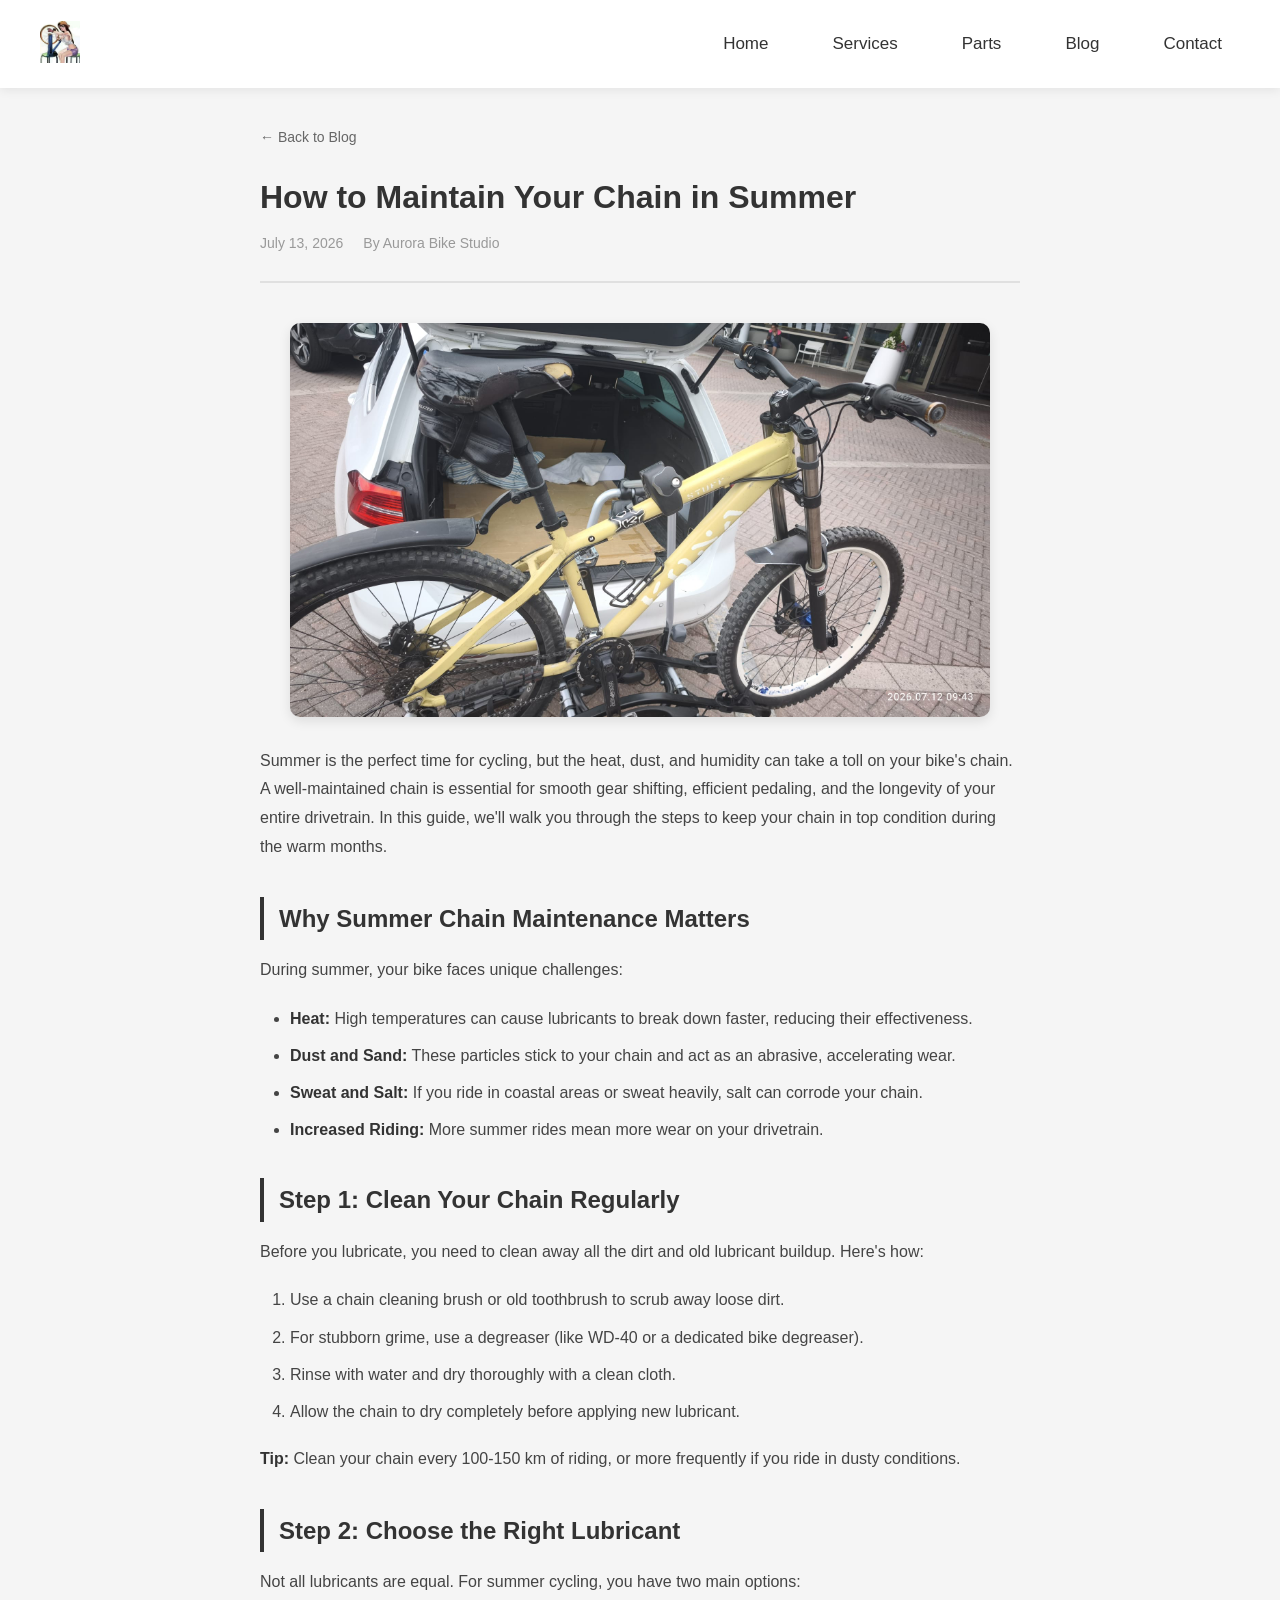
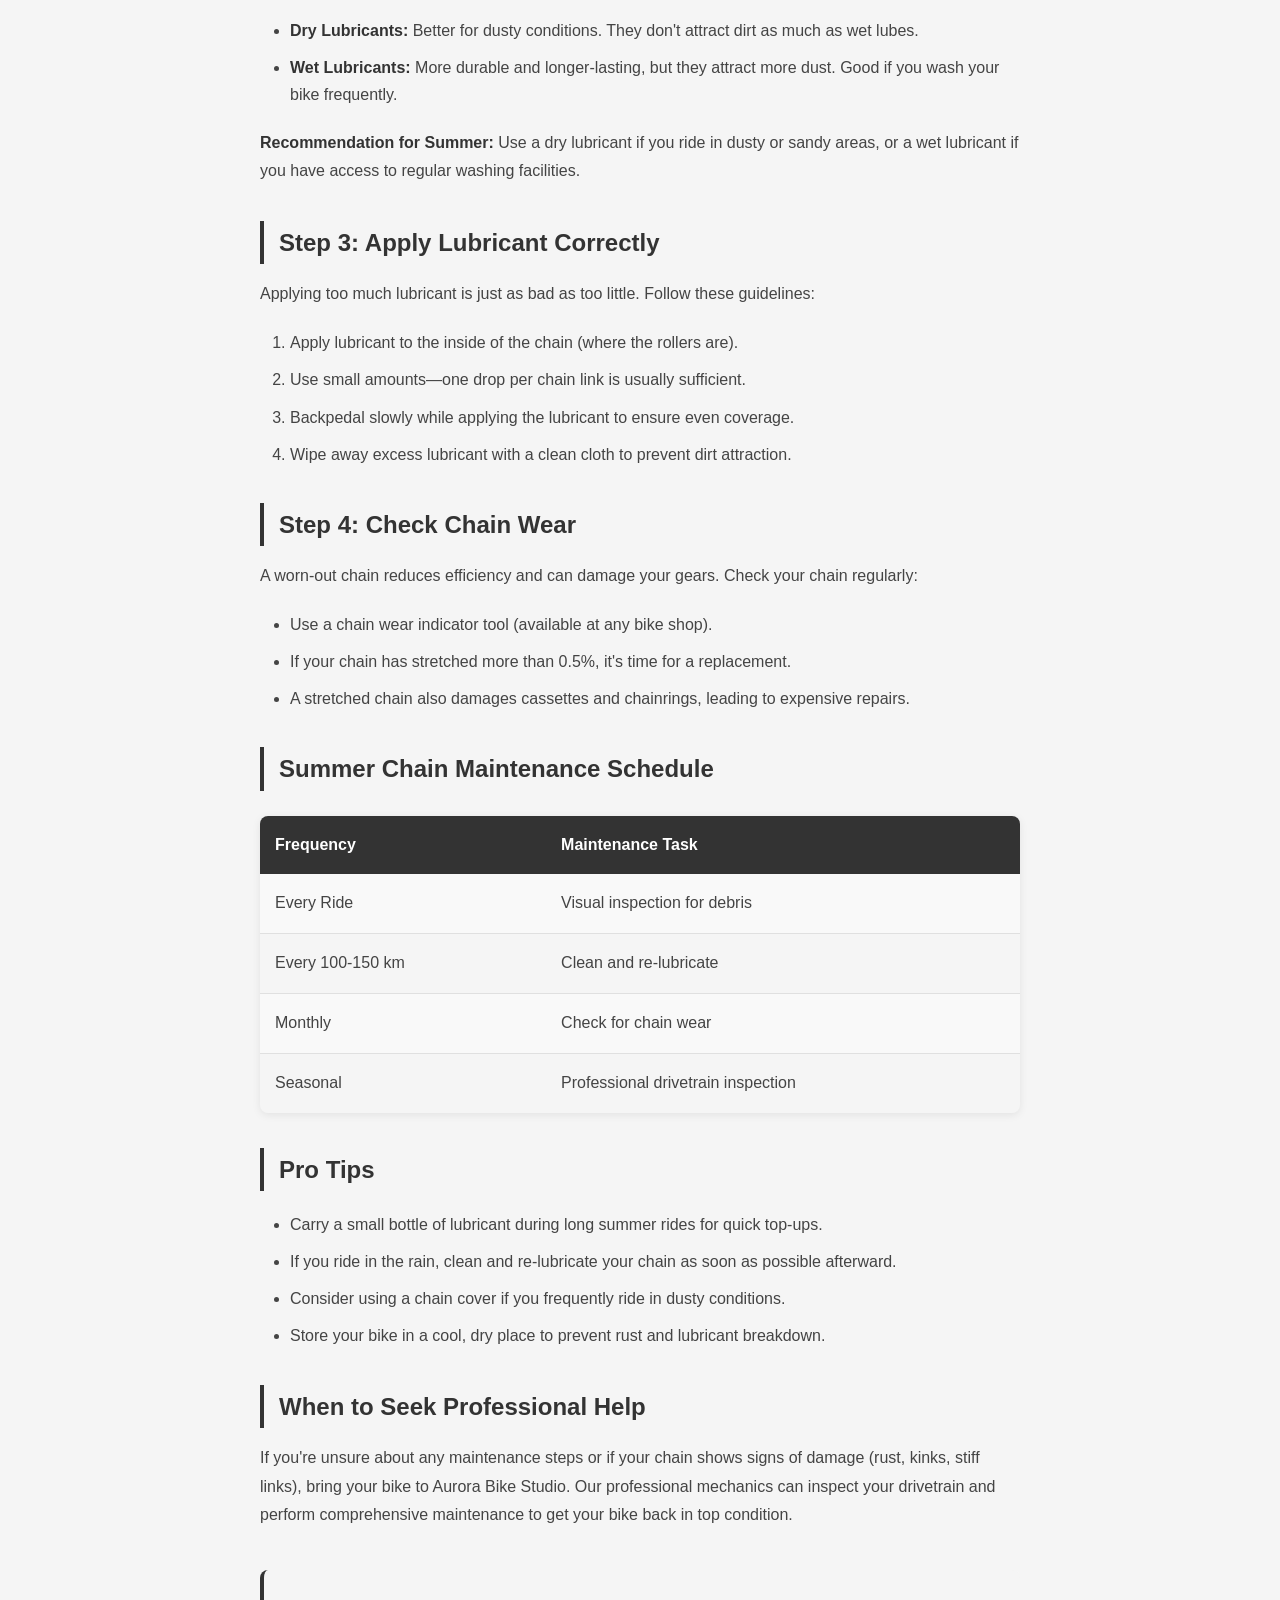
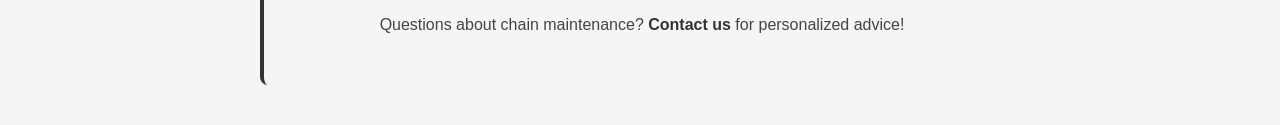
<file: blog/blog-20260713.html>
<!DOCTYPE html>
<html lang="en">
<head>
  <meta charset="UTF-8">
  <meta name="viewport" content="width=device-width, initial-scale=1.0">
  <title>How to Maintain Your Chain in Summer - Aurora Bike Studio</title>
  <link rel="stylesheet" href="../styles.css">
</head>
<body>

  <!-- Navigation Bar -->
  <nav class="navbar">
    <a href="../index.html" class="logo-link">
      <img src="../img/logo.jpg" alt="logo" class="logo">
    </a>

    <ul class="nav-links">
      <li><a href="../index.html">Home</a></li>
      <li><a href="../services.html">Services</a></li>
      <li><a href="../parts.html">Parts</a></li>
      <li><a href="blog.html">Blog</a></li>
      <li><a href="../contact.html">Contact</a></li>
    </ul>
  </nav>

  <!-- Blog Post -->
  <article class="blog-post">
    <div class="blog-post-header">
      <a href="blog.html" class="back-link">← Back to Blog</a>
      <h1>How to Maintain Your Chain in Summer</h1>
      <div class="blog-post-meta">
        <span class="post-date">July 13, 2026</span>
        <span class="post-author">By Aurora Bike Studio</span>
      </div>
    </div>

    <img src="../img/20260712_bike.jpeg" alt="Commuter bike ready for summer riding" class="blog-post-image">

    <div class="blog-post-content">
      <p>
        Summer is the perfect time for cycling, but the heat, dust, and humidity can take a toll on your bike's chain. 
        A well-maintained chain is essential for smooth gear shifting, efficient pedaling, and the longevity of your entire drivetrain. 
        In this guide, we'll walk you through the steps to keep your chain in top condition during the warm months.
      </p>

      <h2>Why Summer Chain Maintenance Matters</h2>
      <p>
        During summer, your bike faces unique challenges:
      </p>
      <ul>
        <li><strong>Heat:</strong> High temperatures can cause lubricants to break down faster, reducing their effectiveness.</li>
        <li><strong>Dust and Sand:</strong> These particles stick to your chain and act as an abrasive, accelerating wear.</li>
        <li><strong>Sweat and Salt:</strong> If you ride in coastal areas or sweat heavily, salt can corrode your chain.</li>
        <li><strong>Increased Riding:</strong> More summer rides mean more wear on your drivetrain.</li>
      </ul>

      <h2>Step 1: Clean Your Chain Regularly</h2>
      <p>
        Before you lubricate, you need to clean away all the dirt and old lubricant buildup. Here's how:
      </p>
      <ol>
        <li>Use a chain cleaning brush or old toothbrush to scrub away loose dirt.</li>
        <li>For stubborn grime, use a degreaser (like WD-40 or a dedicated bike degreaser).</li>
        <li>Rinse with water and dry thoroughly with a clean cloth.</li>
        <li>Allow the chain to dry completely before applying new lubricant.</li>
      </ol>
      <p>
        <strong>Tip:</strong> Clean your chain every 100-150 km of riding, or more frequently if you ride in dusty conditions.
      </p>

      <h2>Step 2: Choose the Right Lubricant</h2>
      <p>
        Not all lubricants are equal. For summer cycling, you have two main options:
      </p>
      <ul>
        <li><strong>Dry Lubricants:</strong> Better for dusty conditions. They don't attract dirt as much as wet lubes.</li>
        <li><strong>Wet Lubricants:</strong> More durable and longer-lasting, but they attract more dust. Good if you wash your bike frequently.</li>
      </ul>
      <p>
        <strong>Recommendation for Summer:</strong> Use a dry lubricant if you ride in dusty or sandy areas, or a wet lubricant if you have access to regular washing facilities.
      </p>

      <h2>Step 3: Apply Lubricant Correctly</h2>
      <p>
        Applying too much lubricant is just as bad as too little. Follow these guidelines:
      </p>
      <ol>
        <li>Apply lubricant to the inside of the chain (where the rollers are).</li>
        <li>Use small amounts—one drop per chain link is usually sufficient.</li>
        <li>Backpedal slowly while applying the lubricant to ensure even coverage.</li>
        <li>Wipe away excess lubricant with a clean cloth to prevent dirt attraction.</li>
      </ol>

      <h2>Step 4: Check Chain Wear</h2>
      <p>
        A worn-out chain reduces efficiency and can damage your gears. Check your chain regularly:
      </p>
      <ul>
        <li>Use a chain wear indicator tool (available at any bike shop).</li>
        <li>If your chain has stretched more than 0.5%, it's time for a replacement.</li>
        <li>A stretched chain also damages cassettes and chainrings, leading to expensive repairs.</li>
      </ul>

      <h2>Summer Chain Maintenance Schedule</h2>
      <table class="maintenance-table">
        <tr>
          <th>Frequency</th>
          <th>Maintenance Task</th>
        </tr>
        <tr>
          <td>Every Ride</td>
          <td>Visual inspection for debris</td>
        </tr>
        <tr>
          <td>Every 100-150 km</td>
          <td>Clean and re-lubricate</td>
        </tr>
        <tr>
          <td>Monthly</td>
          <td>Check for chain wear</td>
        </tr>
        <tr>
          <td>Seasonal</td>
          <td>Professional drivetrain inspection</td>
        </tr>
      </table>

      <h2>Pro Tips</h2>
      <ul>
        <li>Carry a small bottle of lubricant during long summer rides for quick top-ups.</li>
        <li>If you ride in the rain, clean and re-lubricate your chain as soon as possible afterward.</li>
        <li>Consider using a chain cover if you frequently ride in dusty conditions.</li>
        <li>Store your bike in a cool, dry place to prevent rust and lubricant breakdown.</li>
      </ul>

      <h2>When to Seek Professional Help</h2>
      <p>
        If you're unsure about any maintenance steps or if your chain shows signs of damage (rust, kinks, stiff links), 
        bring your bike to Aurora Bike Studio. Our professional mechanics can inspect your drivetrain and perform 
        comprehensive maintenance to get your bike back in top condition.
      </p>

      <div class="post-footer">
        <p>Questions about chain maintenance? <a href="../contact.html">Contact us</a> for personalized advice!</p>
      </div>
    </div>
  </article>

</body>
</html>

<!-- Cloudflare Web Analytics --><script type='module' src='https://static.cloudflareinsights.com/beacon.min.js' data-cf-beacon='{"token": "28b8e0f1f8d6449a93bcee692b3dfe37"}'></script><!-- End Cloudflare Web Analytics -->
</file>
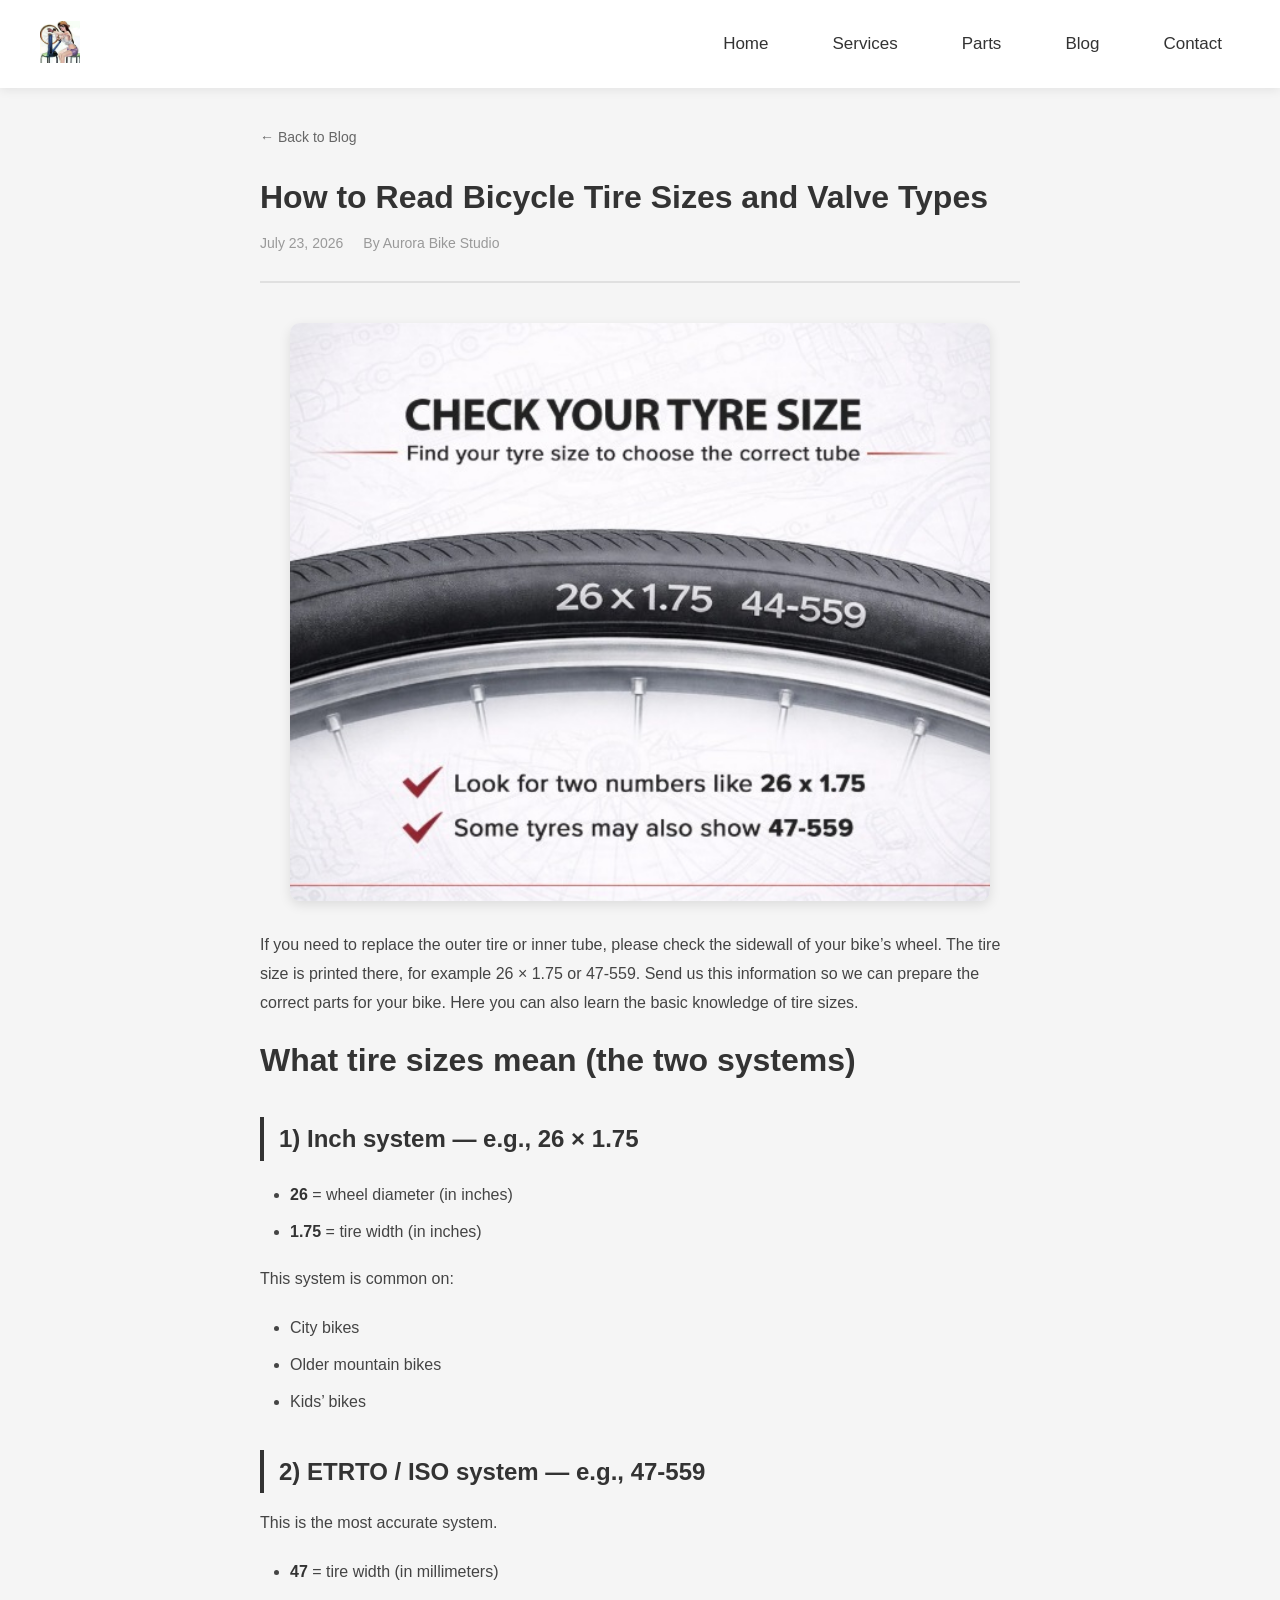
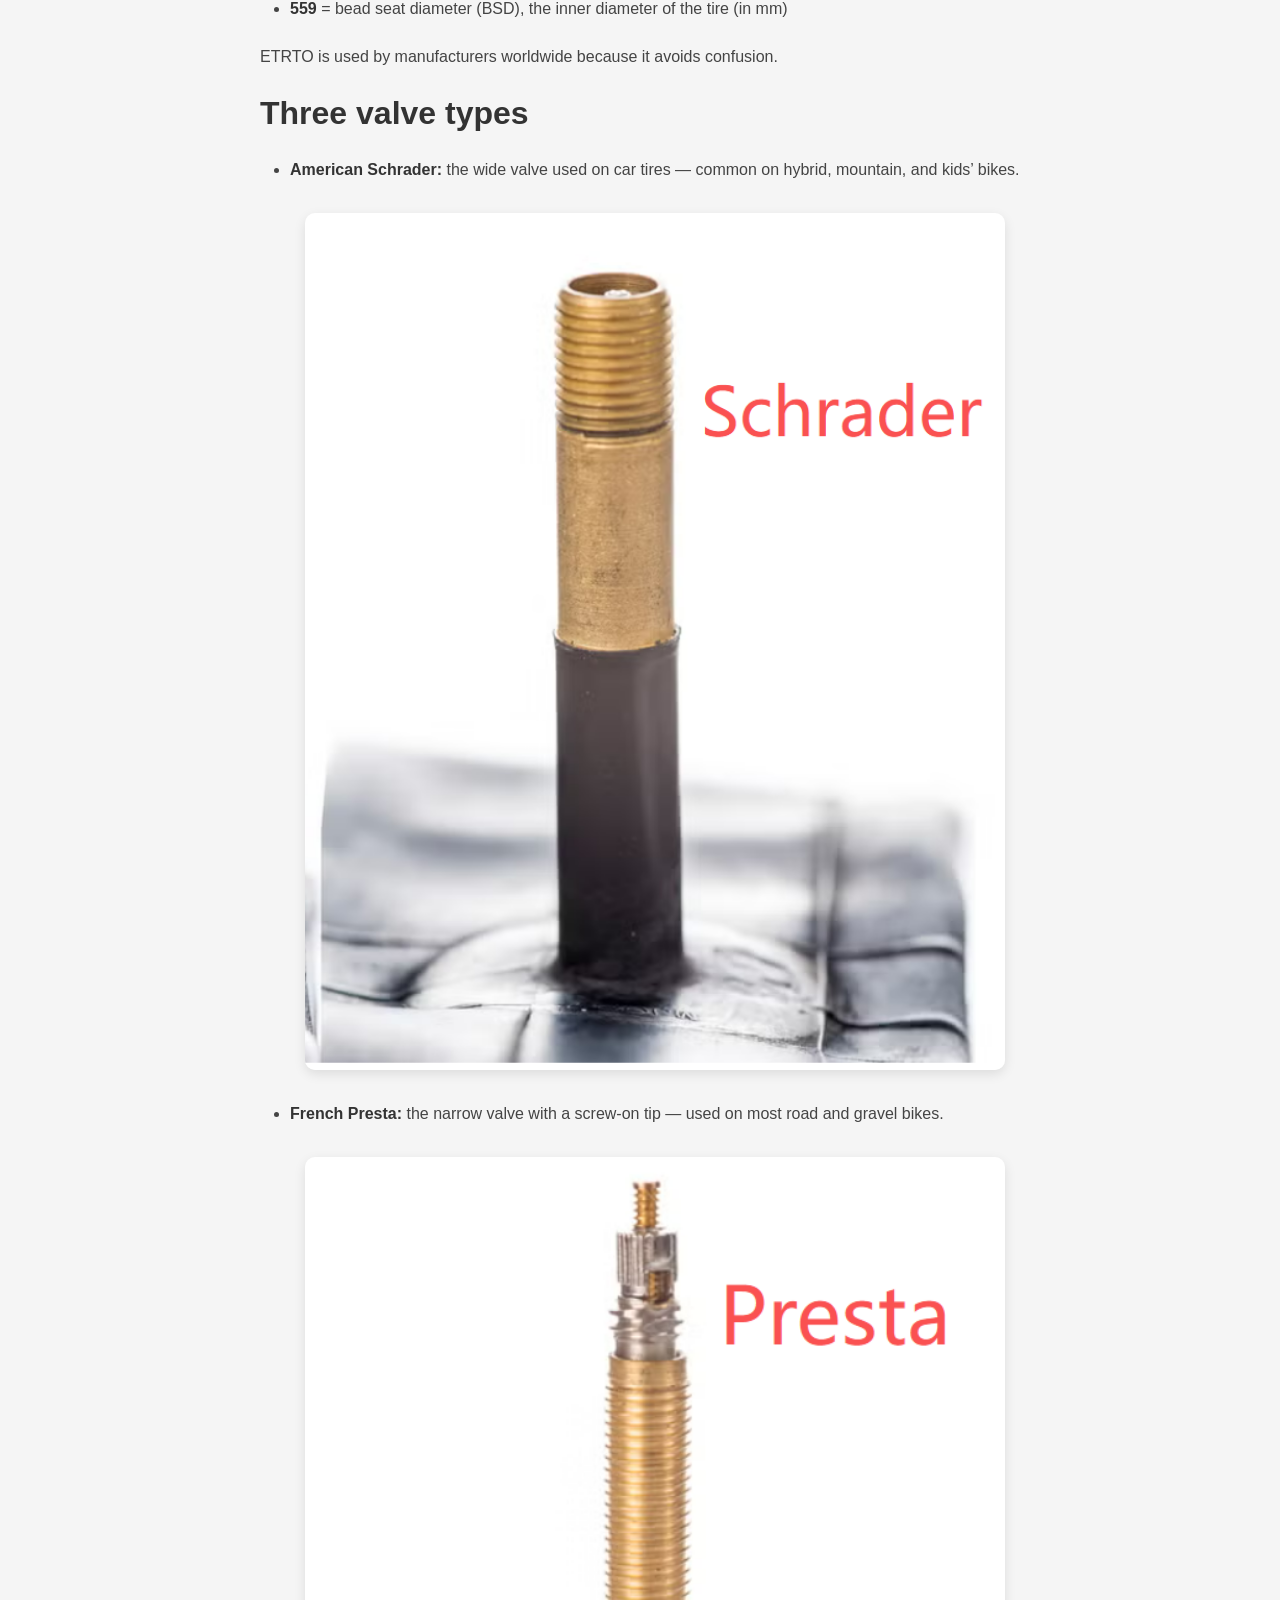
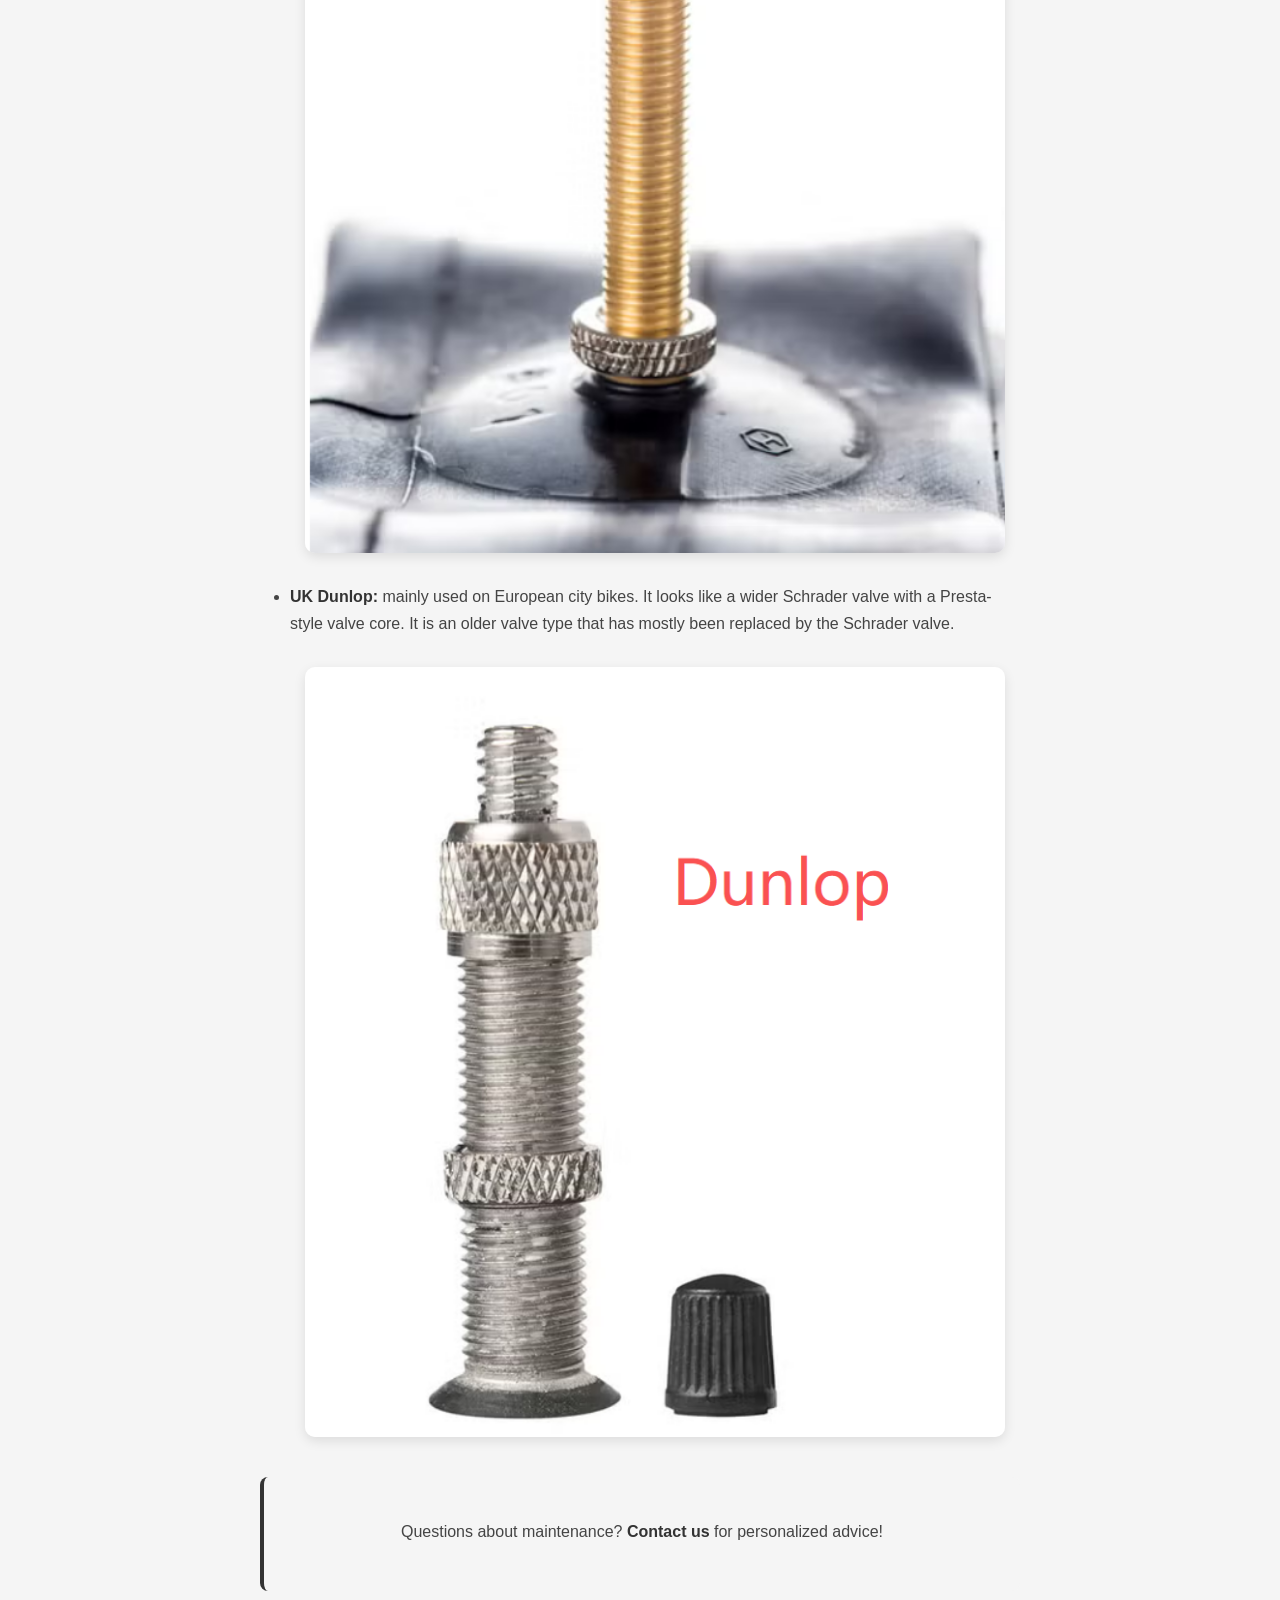
<file: blog/blog-20260723.html>
<!DOCTYPE html>
<html lang="en">
<head>
  <meta charset="UTF-8">
  <meta name="viewport" content="width=device-width, initial-scale=1.0">
  <title>How to Read Bicycle Tire Sizes and Valve Types - Aurora Bike Studio</title>
  <link rel="stylesheet" href="../styles.css">
</head>
<body>

  <!-- Navigation Bar -->
  <nav class="navbar">
    <a href="../index.html" class="logo-link">
      <img src="../img/logo.jpg" alt="logo" class="logo">
    </a>

    <ul class="nav-links">
      <li><a href="../index.html">Home</a></li>
      <li><a href="../services.html">Services</a></li>
      <li><a href="../parts.html">Parts</a></li>
      <li><a href="blog.html">Blog</a></li>
      <li><a href="../contact.html">Contact</a></li>
    </ul>
  </nav>

  <!-- Blog Post -->
  <article class="blog-post">
    <div class="blog-post-header">
      <a href="blog.html" class="back-link">← Back to Blog</a>
      <h1>How to Read Bicycle Tire Sizes and Valve Types</h1>
      <div class="blog-post-meta">
        <span class="post-date">July 23, 2026</span>
        <span class="post-author">By Aurora Bike Studio</span>
      </div>
    </div>

    <img src="../img/20260723_tyre_size.jpeg" alt="Commuter bike ready for summer riding" class="blog-post-image">

    <div class="blog-post-content">
      <p>
        If you need to replace the outer tire or inner tube, please check the sidewall of your bike’s wheel. The tire size is printed there, for example 26 × 1.75 or 47‑559. Send us this information so we can prepare the correct parts for your bike. 
        Here you can also learn the basic knowledge of tire sizes.
      </p>

      <h1>What tire sizes mean (the two systems)</h1>
      <h2>1) Inch system — e.g., 26 × 1.75</h2>
      <ul>
        <li><strong>26</strong> = wheel diameter (in inches)</li>
        <li><strong>1.75</strong> = tire width (in inches)</li>
      </ul>
      
      <p>
        This system is common on:
      </p>
      <ul>
        <li>City bikes</li>
        <li>Older mountain bikes</li>
        <li>Kids’ bikes</li>
      </ul>

      <h2>2) ETRTO / ISO system — e.g., 47‑559</h2>
      <p>
        This is the most accurate system.
      </p>
      <ul>
        <li><strong>47</strong> = tire width (in millimeters)</li>
        <li><strong>559</strong> = bead seat diameter (BSD), the inner diameter of the tire (in mm)</li>
      </ul>
      <p>
        ETRTO is used by manufacturers worldwide because it avoids confusion.
      </p>

      <h1>
        Three valve types</h1>
      <ul>
        <li>
          <strong>American Schrader:</strong> the wide valve used on car tires — common on hybrid, mountain, and kids’ bikes.
          <img src="../img/Schrader.png" alt="Schrader valve example" class="blog-post-image">
        </li>

        <li>
          <strong>French Presta:</strong> the narrow valve with a screw-on tip — used on most road and gravel bikes.
          <img src="../img/Presta.png" alt="Presta valve example" class="blog-post-image">
        </li>

        <li>
          <strong>UK Dunlop:</strong> mainly used on European city bikes. It looks like a wider Schrader valve with a Presta-style valve core. 
          It is an older valve type that has mostly been replaced by the Schrader valve.
          <img src="../img/Dunlop.png" alt="Dunlop valve example" class="blog-post-image">
        </li>
      </ul>


      <div class="post-footer">
        <p>Questions about maintenance? <a href="../contact.html">Contact us</a> for personalized advice!</p>
      </div>
    </div>
  </article>

</body>
</html>

<!-- Cloudflare Web Analytics --><script type='module' src='https://static.cloudflareinsights.com/beacon.min.js' data-cf-beacon='{"token": "28b8e0f1f8d6449a93bcee692b3dfe37"}'></script><!-- End Cloudflare Web Analytics -->
</file>
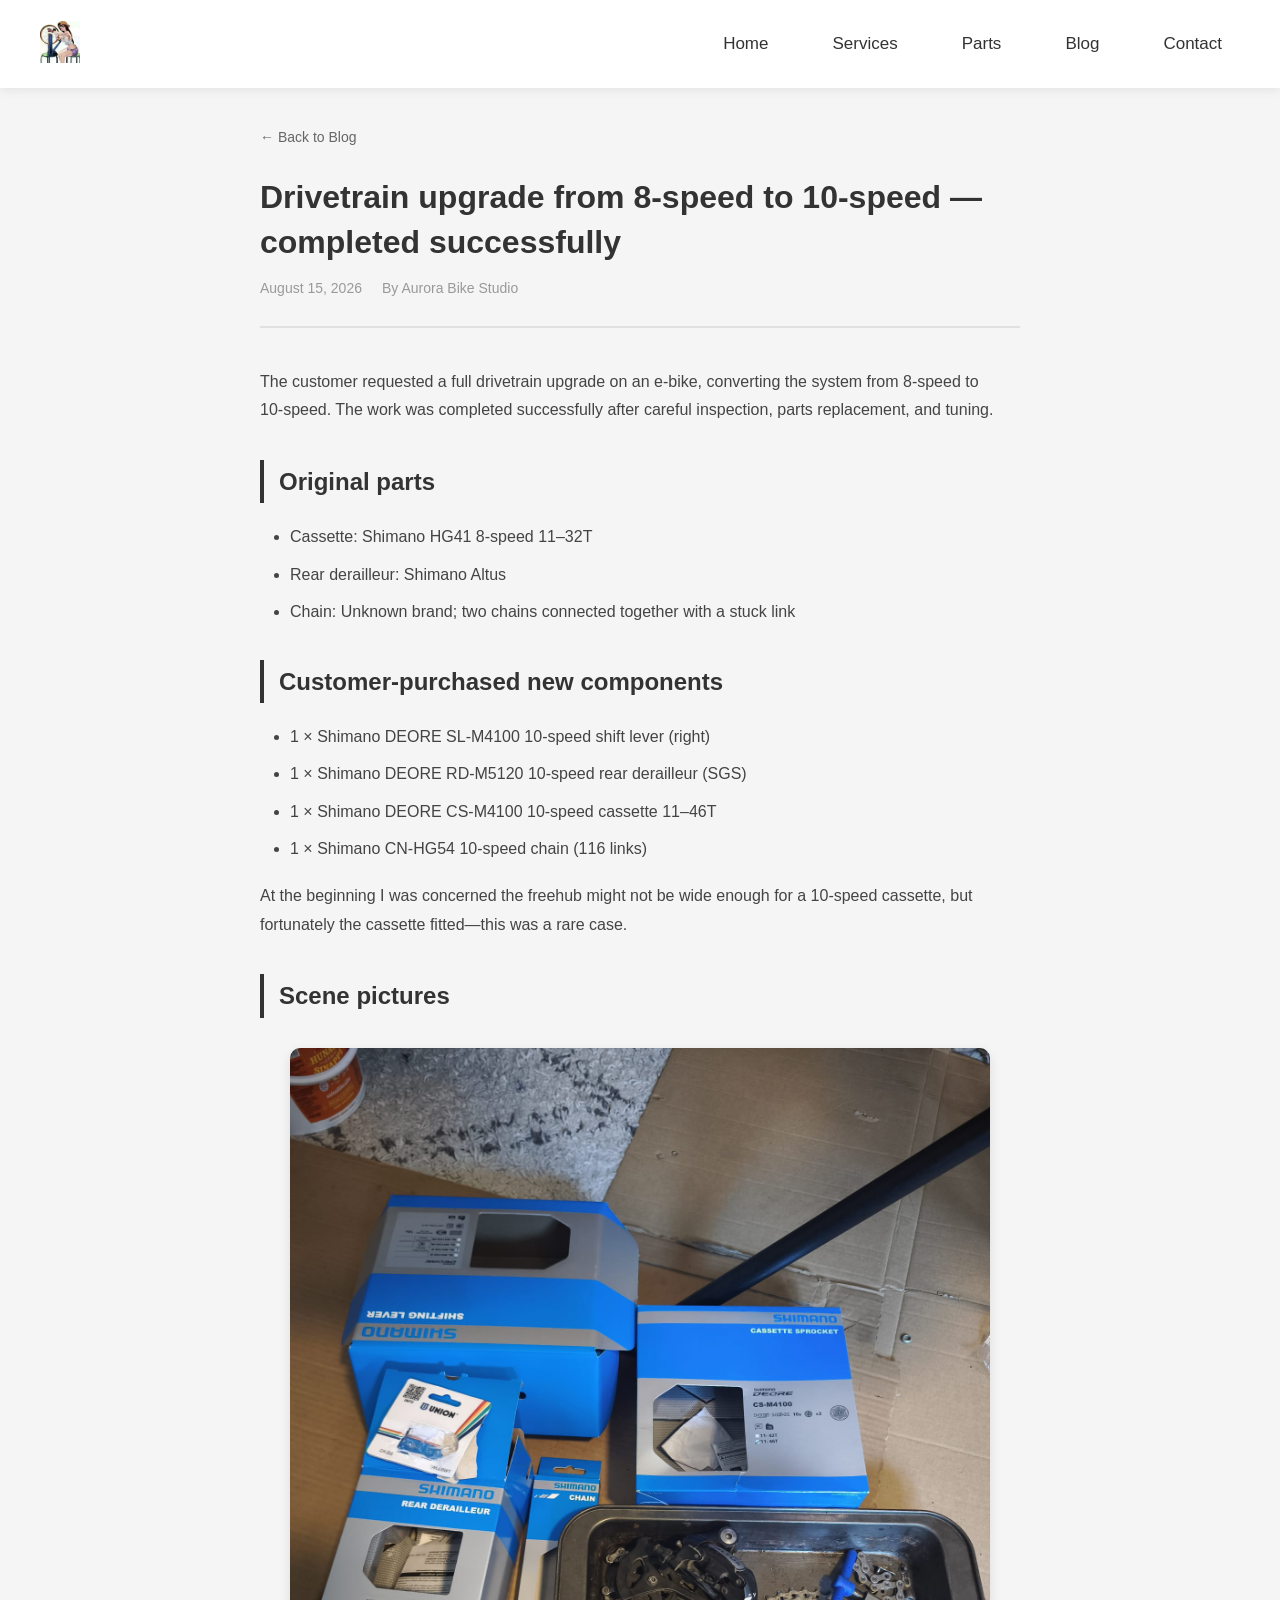
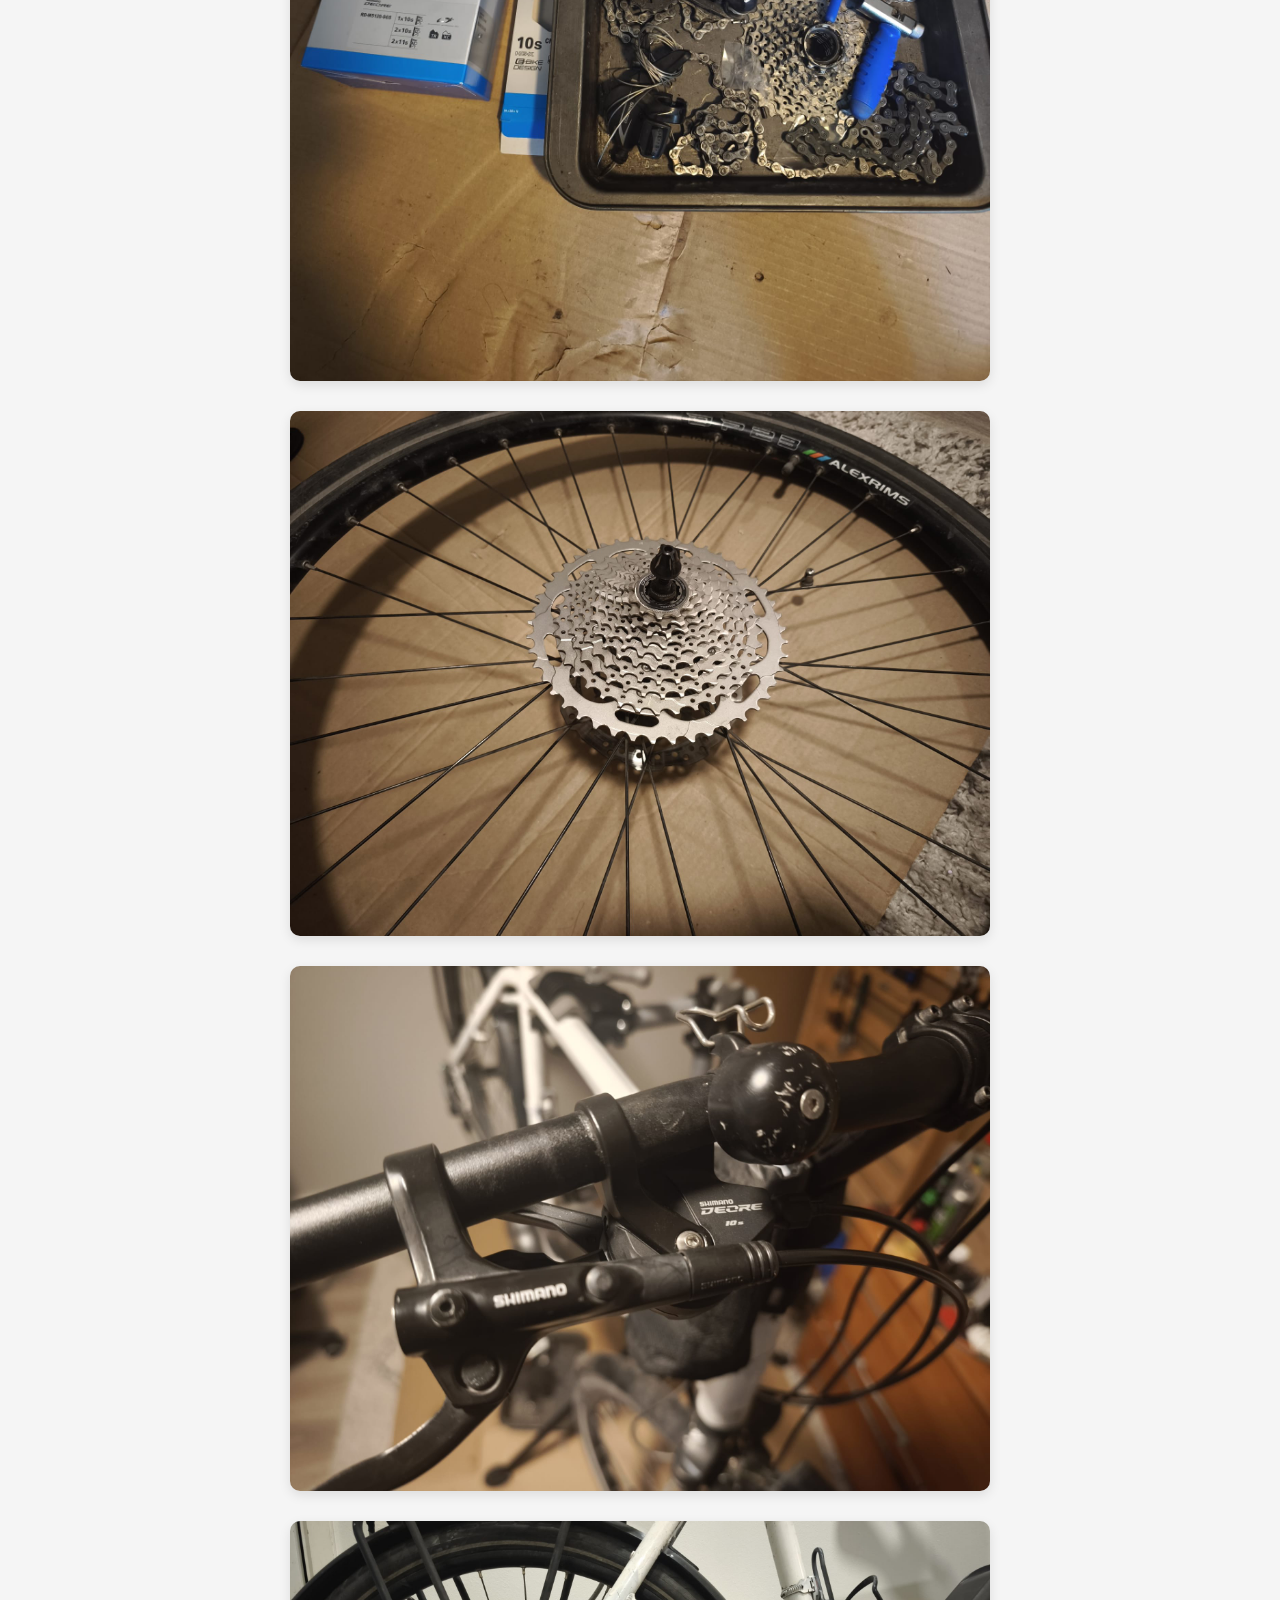
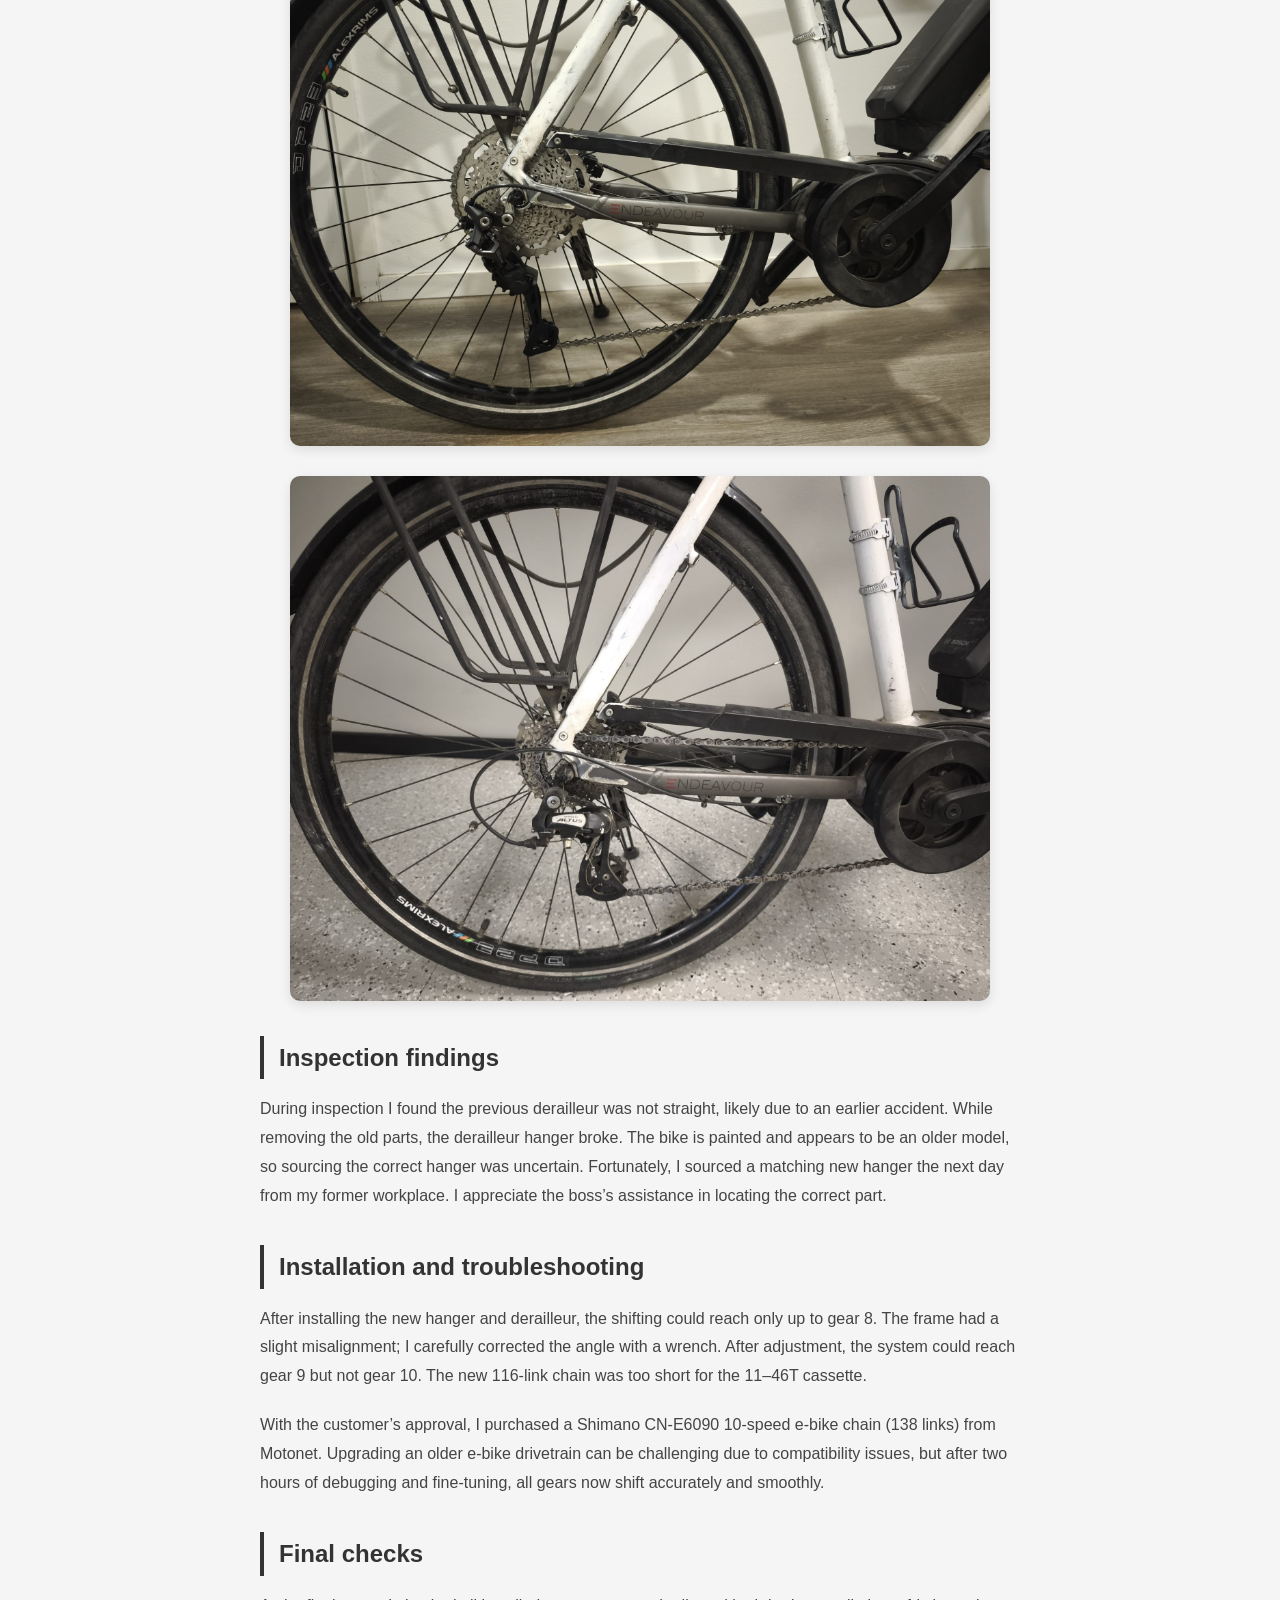
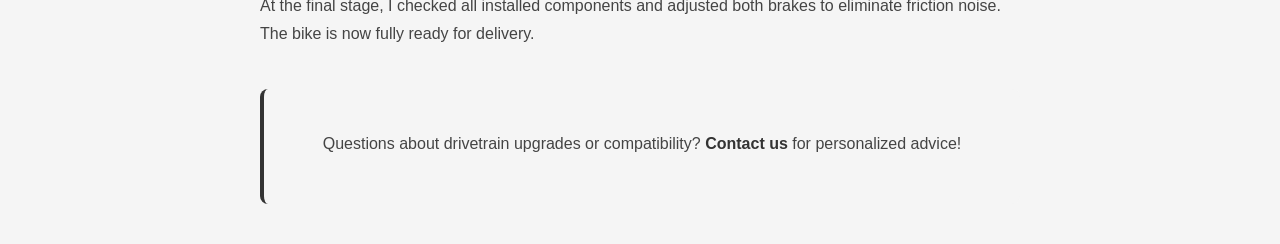
<file: blog/blog-20260815.html>
<!DOCTYPE html>
<html lang="en">
<head>
  <meta charset="UTF-8">
  <meta name="viewport" content="width=device-width, initial-scale=1.0">
  <title>Drivetrain upgrade from 8‑speed to 10‑speed — Aurora Bike Studio</title>
  <link rel="stylesheet" href="../styles.css">
</head>
<body>

  <!-- Navigation Bar -->
  <nav class="navbar">
    <a href="../index.html" class="logo-link">
      <img src="../img/logo.jpg" alt="logo" class="logo">
    </a>

    <ul class="nav-links">
      <li><a href="../index.html">Home</a></li>
      <li><a href="../services.html">Services</a></li>
      <li><a href="../parts.html">Parts</a></li>
      <li><a href="blog.html">Blog</a></li>
      <li><a href="../contact.html">Contact</a></li>
    </ul>
  </nav>

  <!-- Blog Post -->
  <article class="blog-post">
    <div class="blog-post-header">
      <a href="blog.html" class="back-link">← Back to Blog</a>
      <h1>Drivetrain upgrade from 8‑speed to 10‑speed — completed successfully</h1>
      <div class="blog-post-meta">
        <span class="post-date">August 15, 2026</span>
        <span class="post-author">By Aurora Bike Studio</span>
      </div>
    </div>

    <div class="blog-post-content">
      <p>The customer requested a full drivetrain upgrade on an e‑bike, converting the system from 8‑speed to 10‑speed. The work was completed successfully after careful inspection, parts replacement, and tuning.</p>

      <h2>Original parts</h2>
      <ul>
        <li>Cassette: Shimano HG41 8‑speed 11–32T</li>
        <li>Rear derailleur: Shimano Altus</li>
        <li>Chain: Unknown brand; two chains connected together with a stuck link</li>
      </ul>

      <h2>Customer-purchased new components</h2>
      <ul>
        <li>1 × Shimano DEORE SL‑M4100 10‑speed shift lever (right)</li>
        <li>1 × Shimano DEORE RD‑M5120 10‑speed rear derailleur (SGS)</li>
        <li>1 × Shimano DEORE CS‑M4100 10‑speed cassette 11–46T</li>
        <li>1 × Shimano CN‑HG54 10‑speed chain (116 links)</li>
      </ul>

      <p>At the beginning I was concerned the freehub might not be wide enough for a 10‑speed cassette, but fortunately the cassette fitted—this was a rare case.</p>

      <h2>Scene pictures</h2>
      <div class="photo-gallery">
        <img src="../img/20260815/3.jpeg" alt="New parts and tools" class="blog-post-image">
        <img src="../img/20260815/4.jpeg" alt="Cassette on wheel" class="blog-post-image">
        <img src="../img/20260815/5.jpeg" alt="Shift lever installed" class="blog-post-image">
        <img src="../img/20260815/new.jpeg" alt="Bike with new components installed" class="blog-post-image">
        <img src="../img/20260815/old.jpeg" alt="Old drivetrain before removal" class="blog-post-image">
      </div>
      
      <h2>Inspection findings</h2>
      <p>During inspection I found the previous derailleur was not straight, likely due to an earlier accident. While removing the old parts, the derailleur hanger broke. The bike is painted and appears to be an older model, so sourcing the correct hanger was uncertain. Fortunately, I sourced a matching new hanger the next day from my former workplace. I appreciate the boss’s assistance in locating the correct part.</p>

      <h2>Installation and troubleshooting</h2>
      <p>After installing the new hanger and derailleur, the shifting could reach only up to gear 8. The frame had a slight misalignment; I carefully corrected the angle with a wrench. After adjustment, the system could reach gear 9 but not gear 10. The new 116‑link chain was too short for the 11–46T cassette.</p>

      <p>With the customer’s approval, I purchased a Shimano CN‑E6090 10‑speed e‑bike chain (138 links) from Motonet. Upgrading an older e‑bike drivetrain can be challenging due to compatibility issues, but after two hours of debugging and fine‑tuning, all gears now shift accurately and smoothly.</p>

      <h2>Final checks</h2>
      <p>At the final stage, I checked all installed components and adjusted both brakes to eliminate friction noise. The bike is now fully ready for delivery.</p>

      <div class="post-footer">
        <p>Questions about drivetrain upgrades or compatibility? <a href="../contact.html">Contact us</a> for personalized advice!</p>
      </div>
    </div>
  </article>

</body>
</html>

<!-- Cloudflare Web Analytics --><script type='module' src='https://static.cloudflareinsights.com/beacon.min.js' data-cf-beacon='{"token": "28b8e0f1f8d6449a93bcee692b3dfe37"}'></script><!-- End Cloudflare Web Analytics -->
</file>
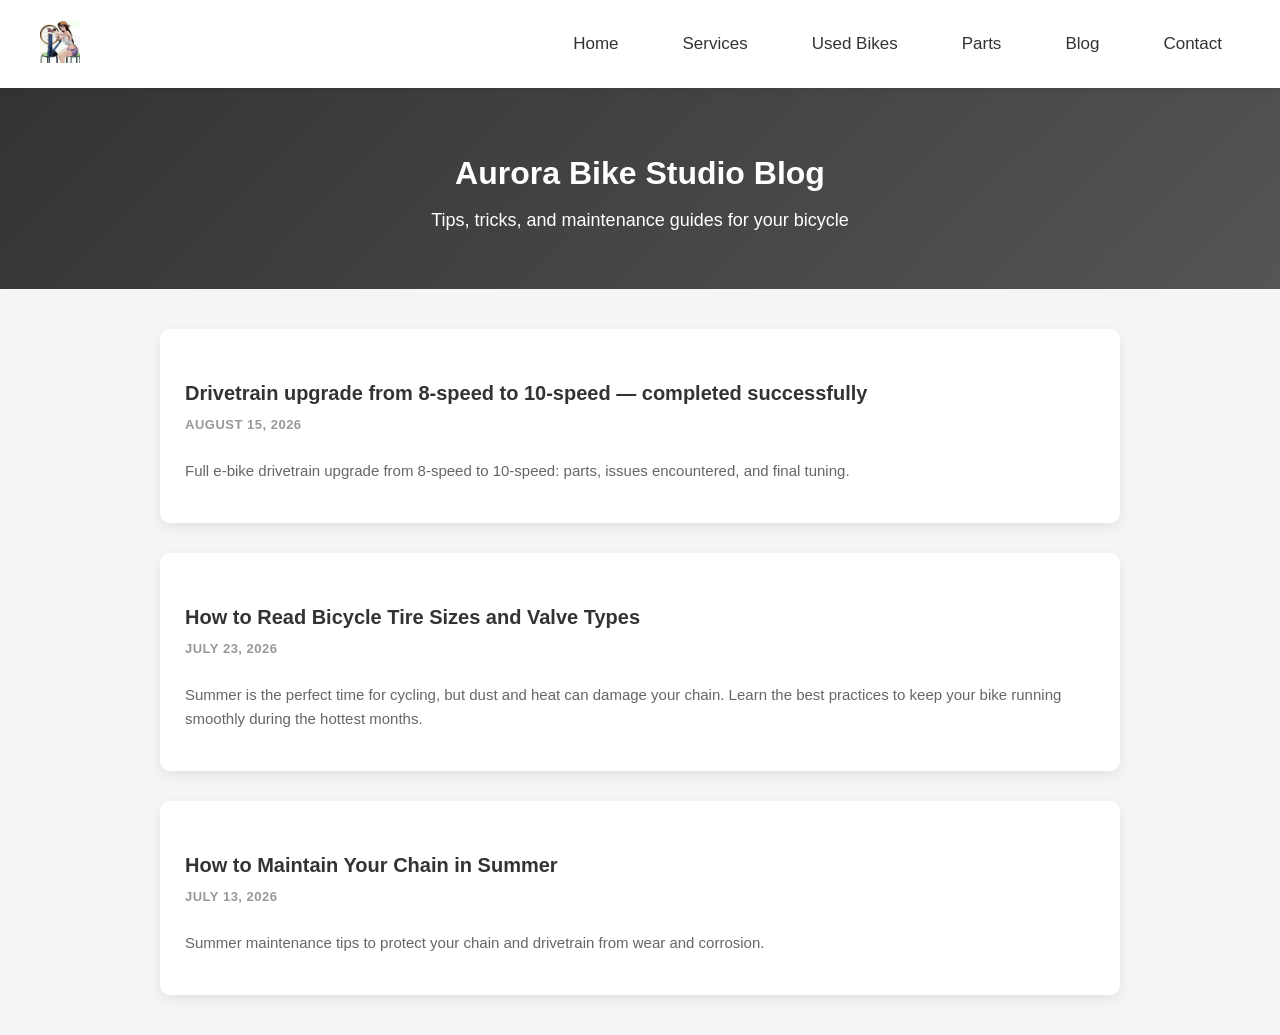
<file: blog/blog.html>
<!DOCTYPE html>
<html lang="en">
<head>
  <meta charset="UTF-8">
  <meta name="viewport" content="width=device-width, initial-scale=1.0">
  <title>Blog - Aurora Bike Studio</title>
  <link rel="stylesheet" href="../styles.css">
</head>
<body>

  <!-- Navigation Bar -->
  <nav class="navbar">
    <a href="../index.html" class="logo-link">
      <img src="../img/logo.jpg" alt="logo" class="logo">
    </a>

    <ul class="nav-links">
      <li><a href="../index.html">Home</a></li>
      <li><a href="../services.html">Services</a></li>
      <li><a href="../used-bikes.html">Used Bikes</a></li>
      <li><a href="../parts.html">Parts</a></li>
      <li><a href="blog.html">Blog</a></li>
      <li><a href="../contact.html">Contact</a></li>
    </ul>
  </nav>

  <!-- Blog Header -->
  <section class="blog-header">
    <h1>Aurora Bike Studio Blog</h1>
    <p>Tips, tricks, and maintenance guides for your bicycle</p>
  </section>

  <!-- Blog Posts Grid -->
  <section class="blog-section">
    <article class="blog-card">
      <a href="blog-20260815.html" class="read-more">
        <h2>Drivetrain upgrade from 8‑speed to 10‑speed — completed successfully</h2>
      </a>
      <div class="blog-date">August 15, 2026</div>
      <p class="blog-excerpt">
        Full e‑bike drivetrain upgrade from 8‑speed to 10‑speed: parts, issues encountered, and final tuning.
      </p>
    </article>

    <article class="blog-card">
      <a href="blog-20260723.html" class="read-more">
        <h2>How to Read Bicycle Tire Sizes and Valve Types</h2>
      </a>
      <div class="blog-date">July 23, 2026</div>
      <p class="blog-excerpt">
        Summer is the perfect time for cycling, but dust and heat can damage your chain. Learn the best practices to keep your bike running smoothly during the hottest months.
      </p>
    </article>

    <article class="blog-card">
      <a href="blog-20260713.html" class="read-more">
        <h2>How to Maintain Your Chain in Summer</h2>
      </a>
      <div class="blog-date">July 13, 2026</div>
      <p class="blog-excerpt">
        Summer maintenance tips to protect your chain and drivetrain from wear and corrosion.
      </p>
    </article>
  </section>

</body>
</html>

<!-- Cloudflare Web Analytics --><script type='module' src='https://static.cloudflareinsights.com/beacon.min.js' data-cf-beacon='{"token": "28b8e0f1f8d6449a93bcee692b3dfe37"}'></script><!-- End Cloudflare Web Analytics -->
</file>
<file: styles.css>
/* Global Reset */
* {
  box-sizing: border-box;
}

html,
body {
  overflow-x: hidden;
}

body {
  margin: 0;
  font-family: "Inter", "Segoe UI", Arial, sans-serif;
  background: #f5f5f5;
  color: #333;
}

a {
  color: inherit;
}

img {
  max-width: 100%;
  height: auto;
}

/* Logo */
.logo {
  height: 42px;
  width: auto;
}

/* Navigation Bar */
.navbar {
  display: flex;
  align-items: center;
  justify-content: space-between;
  padding: 18px 40px;
  background: #ffffff;
  box-shadow: 0 2px 10px rgba(0,0,0,0.08);
  position: sticky;
  top: 0;
  z-index: 100;
}

.nav-links {
  list-style: none;
  display: flex;
  gap: 28px;
}

.nav-links a {
  text-decoration: none;
  font-size: 17px;
  font-weight: 500;
  padding: 10px 18px;
  border-radius: 8px;
  color: #333;
  transition: all 0.25s ease;
}

/* Hover effect */
.nav-links a:hover {
  background: #333;
  color: #fff;
  transform: translateY(-2px);
}

/* Active page highlight */
.nav-links a.active {
  background: #333;
  color: #fff;
}

/* Hero Section */
.hero {
  text-align: center;
  padding: 40px 20px;
}
.hero-img {
  width: 100%;
  max-width: 2000px;
  height: clamp(260px, 42vw, 600px);
  object-fit: cover;
  border-radius: 10px;
  margin: 20px auto;
  display: block;
}

.description {
  max-width: 900px;
  width: min(900px, calc(100% - 32px));
  margin: 0 auto;
  color: #444;
  line-height: 1.7;
}
.hero p {
  text-align: left;
  max-width: 900px;
  margin: 0 auto 20px;
}

.used-hero {
  max-width: 1200px;
  margin: 40px auto 20px;
  padding: 0 20px;
}

.used-header {
  background: #fff;
  border-radius: 18px;
  padding: 32px 28px;
  box-shadow: 0 4px 12px rgba(0,0,0,0.06);
}

.eyebrow {
  display: inline-block;
  background: #f0f0f0;
  color: #555;
  border-radius: 999px;
  padding: 6px 12px;
  font-size: clamp(10px, 1.6vw, 12px);
  font-weight: 700;
  letter-spacing: 0.08em;
  text-transform: uppercase;
  margin-bottom: 12px;
  line-height: 1.4;
  max-width: 100%;
  white-space: normal;
  text-align: center;
}

@media (max-width: 480px) {
  .eyebrow {
    display: inline-flex;
    align-items: center;
    justify-content: center;
    padding: 5px 10px;
    letter-spacing: 0.06em;
    font-size: clamp(9px, 3vw, 11px);
  }
}

.used-header h1 {
  margin: 0 0 12px;
  font-size: clamp(2rem, 4vw, 3rem);
}

.used-header p {
  margin: 0;
  width: 100%;
  max-width: none;
  color: #555;
  line-height: 1.7;
  font-size: 1.08rem;
}

.used-stats {
  display: grid;
  grid-template-columns: repeat(3, minmax(0, 1fr));
  gap: 18px;
  margin: 26px 0 18px;
}

.stat-card {
  background: #fff;
  border-radius: 14px;
  padding: 20px 24px;
  box-shadow: 0 4px 12px rgba(0,0,0,0.05);
  display: flex;
  flex-direction: column;
  gap: 6px;
}

.stat-card strong {
  font-size: 1.8rem;
}

.stat-card span {
  color: #666;
}

.used-filters {
  display: flex;
  flex-wrap: wrap;
  gap: 10px;
  margin: 10px 0 26px;
}

.filter-chip {
  background: #fff;
  border: 1px solid #e2e2e2;
  color: #444;
  border-radius: 999px;
  padding: 8px 14px;
  font-size: 0.92rem;
}

.filter-chip.active {
  background: #333;
  color: #fff;
  border-color: #333;
}

.used-grid {
  max-width: 1200px;
  margin: 0 auto 50px;
  padding: 0 20px;
  display: grid;
  grid-template-columns: repeat(2, minmax(0, 1fr));
  gap: 24px;
}

.used-card {
  background: #fff;
  border-radius: 16px;
  overflow: hidden;
  box-shadow: 0 4px 12px rgba(0,0,0,0.08);
  transition: transform 0.25s ease, box-shadow 0.25s ease;
}

.used-card:hover {
  transform: translateY(-4px);
  box-shadow: 0 8px 22px rgba(0,0,0,0.12);
}

.used-card img {
  display: block;
  width: 100%;
  height: 290px;
  object-fit: cover;
}

.used-demo-placeholder {
  display: flex;
  align-items: center;
  justify-content: center;
  width: 100%;
  height: 290px;
  background: linear-gradient(135deg, #e9e9e9 0%, #d8d8d8 100%);
  border-bottom: 1px solid #ececec;
}

.used-demo-placeholder span {
  display: inline-block;
  padding: 12px 22px;
  border-radius: 999px;
  background: rgba(0, 0, 0, 0.08);
  color: #666;
  font-weight: 700;
  letter-spacing: 0.08em;
  text-transform: uppercase;
}

.used-gallery {
  position: relative;
  overflow: hidden;
  background: #f3f3f3;
  height: 290px;
}

.gallery-track {
  position: relative;
  width: 100%;
  height: 100%;
}

.gallery-slide {
  position: absolute;
  inset: 0;
  width: 100%;
  height: 100%;
  object-fit: cover;
  opacity: 0;
  transition: opacity 0.35s ease;
  pointer-events: none;
}

.gallery-slide.active {
  opacity: 1;
}

.gallery-btn {
  position: absolute;
  top: 50%;
  transform: translateY(-50%);
  width: 36px;
  height: 36px;
  border: none;
  border-radius: 50%;
  background: rgba(0, 0, 0, 0.5);
  color: #fff;
  font-size: 18px;
  cursor: pointer;
  transition: background 0.2s ease;
}

.gallery-btn:hover {
  background: rgba(0, 0, 0, 0.7);
}

.gallery-btn.prev {
  left: 12px;
}

.gallery-btn.next {
  right: 12px;
}

.gallery-dots {
  position: absolute;
  left: 50%;
  bottom: 12px;
  transform: translateX(-50%);
  display: flex;
  gap: 8px;
  align-items: center;
  justify-content: center;
}

.dot {
  width: 10px;
  height: 10px;
  border: none;
  border-radius: 50%;
  background: rgba(255, 255, 255, 0.7);
  cursor: pointer;
  padding: 0;
}

.dot.active {
  background: #fff;
  box-shadow: 0 0 0 2px rgba(0,0,0,0.2);
}

.used-card-body {
  padding: 22px 22px 20px;
}

.used-card-top {
  display: flex;
  justify-content: space-between;
  gap: 16px;
  align-items: flex-start;
}

.used-category {
  margin: 0 0 6px;
  color: #666;
  font-size: 0.82rem;
  text-transform: uppercase;
  letter-spacing: 0.05em;
}

.used-card h2 {
  margin: 0;
  font-size: 1.5rem;
}

.status-badge {
  background: #efefef;
  color: #333;
  border-radius: 999px;
  padding: 6px 10px;
  font-size: 0.76rem;
  white-space: nowrap;
  font-weight: 600;
}

.used-price-row {
  display: flex;
  align-items: center;
  justify-content: space-between;
  margin-top: 18px;
  padding-top: 12px;
  border-top: 1px solid #efefef;
}

.used-price-row strong {
  font-size: 1.75rem;
}

.used-price-row span {
  color: #666;
  font-size: 0.95rem;
}

.used-specs {
  list-style: none;
  margin: 18px 0 0;
  padding: 0;
  display: grid;
  gap: 8px;
  color: #4d4d4d;
}

.used-specs li {
  position: relative;
  padding-left: 18px;
}

.used-specs li::before {
  content: "•";
  color: #333;
  position: absolute;
  left: 0;
}

.used-actions {
  margin-top: 20px;
}

.used-button {
  display: inline-block;
  background: #333;
  color: #fff;
  text-decoration: none;
  padding: 12px 18px;
  border-radius: 10px;
  font-weight: 600;
  transition: all 0.25s ease;
}

.used-button:hover {
  background: #555;
  transform: translateY(-1px);
}

@media (max-width: 768px) {
  .used-stats,
  .used-grid {
    grid-template-columns: 1fr;
  }

  .used-card-top,
  .used-price-row {
    flex-direction: column;
    align-items: flex-start;
  }
}
/* Product Header */
.product_header {
  width: 100%;
  max-width: 2000px;
  height: 400px;
  background: #444;
  color: white;
  display: flex;
  justify-content: center;
  align-items: center;
  margin: 20px auto;
  font-size: 24px;
  border-radius: 10px;
}

/* Product Section */
.product-section {
  max-width: 1200px;
  width: min(1200px, calc(100% - 32px));
  margin: 0 auto 40px;
  display: flex;
  justify-content: space-between;
  gap: 20px;
  flex-wrap: wrap;
}

.product-card {
  background: white;
  padding: 20px;
  border-radius: 10px;
  width: calc(33.333% - 14px);
  min-width: 240px;
  box-shadow: 0 4px 12px rgba(0,0,0,0.08);
  text-align: center;
  transition: all 0.25s ease;
}

/* Top card matching three-card width */
.top-card {
  width: 100%;
  background: transparent;
  margin: 0 0 12px 0;
}
.top-card-inner {
  max-width: 1200px;
  margin: 0 auto;
  background: #fff;
  padding: 14px 20px;
  border-radius: 10px;
  box-shadow: 0 4px 12px rgba(0,0,0,0.08);
}
.top-card-inner h3 {
  margin: 0 0 6px 0;
  font-size: 18px;
}
.top-card-inner p {
  margin: 0;
  color: #555;
}

.top-card-inner .quick-note {
  margin-top: 8px;
  color: #666;
  font-size: 14px;
}

/* Quick-service item separators and spacing */
.top-card-inner .quick-item {
  display: inline-block;
  margin: 0;
  padding: 4px 0;
  font-weight: 600;
}
.top-card-inner .quick-item:not(:last-child)::after {
  content: "·";
  display: inline-block;
  margin: 0 18px;
  color: #888;
}

.product-card:hover {
  transform: translateY(-5px);
  box-shadow: 0 6px 18px rgba(0,0,0,0.12);
}

.product-img {
  width: 80%;
  height: 200px;
  background: #ccc;
  object-fit: cover;
  border-radius: 8px;
}

/* Service Card */
.service-card {
  text-align: left;
  max-width: 700px;
  margin: 10px auto;
  padding: 30px;
  background: white;
  border-radius: 12px;
  box-shadow: 0 4px 12px rgba(0,0,0,0.1);
  line-height: 1.7;
}

/* Slightly increase spacing between list items for readability */
.service-card ul li {
  margin-bottom: 10px;
}

/* Contact Page Layout */
.contact-container {
  max-width: 1200px;
  margin: 40px auto;
  display: flex;
  justify-content: space-between;
  gap: 40px;
  padding: 20px;
}

.contact-info {
  width: 35%;
  line-height: 1.7;
}

.contact-info h1 {
  margin-bottom: 20px;
}

.contact-info h2 {
  margin-top: 30px;
}

/* Right side: Map + Form */
.contact-right {
  width: 60%;
  display: flex;
  flex-direction: column;
  gap: 30px;
}

.contact-map {
  width: 100%;
  height: 350px;
  background: #ccc;
  border-radius: 10px;
  overflow: hidden;
}

/* Contact Form */
.contact-form {
  background: white;
  padding: 25px;
  border-radius: 10px;
  box-shadow: 0 4px 12px rgba(0,0,0,0.1);
}

.contact-form h2 {
  margin-bottom: 15px;
}

.contact-form label {
  display: block;
  margin-top: 10px;
  font-weight: bold;
}

.contact-form input,
.contact-form textarea {
  width: 100%;
  padding: 12px;
  margin-top: 5px;
  border: 1px solid #bbb;
  border-radius: 8px;
  font-size: 16px;
}

.contact-form textarea {
  height: 130px;
  resize: vertical;
}

.contact-form button {
  margin-top: 18px;
  padding: 12px 20px;
  background: #333;
  color: white;
  border: none;
  border-radius: 8px;
  cursor: pointer;
  font-size: 16px;
  transition: all 0.25s ease;
}

.contact-form button:hover {
  background: #555;
  transform: translateY(-2px);
}

.description {
  font-size: 22px;
  line-height: 1.8;
  color: #444;
  width: min(900px, calc(100% - 32px));
  margin: 20px auto;
  text-align: left;
}

/* Blog Section */
.blog-header {
  text-align: center;
  padding: 40px 20px;
  background: linear-gradient(135deg, #333 0%, #555 100%);
  color: white;
}

.blog-header h1 {
  font-size: 32px;
  margin-bottom: 10px;
}

.blog-header p {
  font-size: 18px;
  font-weight: 300;
}

.blog-section {
  max-width: 1000px;
  margin: 40px auto;
  padding: 0 20px;
  display: grid;
  grid-template-columns: 1fr;
  gap: 30px;
}

.blog-card {
  background: white;
  padding: 25px;
  border-radius: 10px;
  box-shadow: 0 4px 12px rgba(0,0,0,0.08);
  transition: all 0.25s ease;
  display: flex;
  flex-direction: column;
}

.blog-card:hover {
  transform: translateY(-5px);
  box-shadow: 0 6px 18px rgba(0,0,0,0.12);
}

.blog-date {
  font-size: 13px;
  color: #999;
  font-weight: 600;
  margin-bottom: 12px;
  text-transform: uppercase;
  letter-spacing: 0.5px;
}

.blog-card h2 {
  font-size: 20px;
  margin: 10px 0;
  color: #333;
  line-height: 1.4;
}

.blog-excerpt {
  font-size: 15px;
  color: #666;
  line-height: 1.6;
  margin: 15px 0;
  flex-grow: 1;
}

.read-more {
  color: #333;
  text-decoration: none;
  font-weight: 600;
  margin-top: 15px;
  display: inline-block;
  transition: all 0.25s ease;
}

.read-more:hover {
  color: #000;
  transform: translateX(3px);
}

/* Blog Post Page */
.blog-post {
  max-width: 800px;
  margin: 40px auto;
  padding: 0 20px;
}

.blog-post-image {
  width: 100%;
  max-width: 700px;
  height: auto;
  border-radius: 10px;
  margin: 30px auto;
  display: block;
  box-shadow: 0 4px 12px rgba(0,0,0,0.1);
}

.blog-post-header {
  margin-bottom: 40px;
  padding-bottom: 30px;
  border-bottom: 2px solid #e0e0e0;
}

.back-link {
  display: inline-block;
  color: #666;
  text-decoration: none;
  font-size: 14px;
  margin-bottom: 15px;
  transition: color 0.25s ease;
}

.back-link:hover {
  color: #333;
}

.blog-post h1 {
  font-size: 32px;
  margin: 15px 0;
  line-height: 1.4;
  color: #333;
}

.blog-post-meta {
  display: flex;
  gap: 20px;
  font-size: 14px;
  color: #999;
}

.blog-post-content {
  line-height: 1.8;
  font-size: 16px;
  color: #444;
}

.blog-post-content p {
  margin-bottom: 20px;
}

.blog-post-content h2 {
  font-size: 24px;
  margin: 35px 0 15px;
  color: #333;
  border-left: 4px solid #333;
  padding-left: 15px;
}

.blog-post-content h3 {
  font-size: 18px;
  margin: 25px 0 12px;
  color: #444;
}

.blog-post-content ul,
.blog-post-content ol {
  margin: 20px 0;
  padding-left: 30px;
}

.blog-post-content li {
  margin-bottom: 10px;
  line-height: 1.7;
}

.blog-post-content strong {
  color: #333;
  font-weight: 600;
}

.maintenance-table,
.parts-table {
  width: 100%;
  border-collapse: collapse;
  margin: 25px 0;
  box-shadow: 0 2px 8px rgba(0,0,0,0.08);
  border-radius: 8px;
  overflow: hidden;
}

.maintenance-table th,
.parts-table th {
  background: #333;
  color: white;
  padding: 15px;
  text-align: left;
  font-weight: 600;
}

.maintenance-table td,
.parts-table td {
  padding: 15px;
  border-bottom: 1px solid #e0e0e0;
}

.maintenance-table tr:last-child td,
.parts-table tr:last-child td {
  border-bottom: none;
}

.maintenance-table tr:nth-child(even),
.parts-table tr:nth-child(even) {
  background: #f9f9f9;
}

.post-footer {
  background: #f5f5f5;
  padding: 25px;
  border-radius: 8px;
  margin-top: 40px;
  text-align: center;
  border-left: 4px solid #333;
}

.post-footer a {
  color: #333;
  text-decoration: none;
  font-weight: 600;
  transition: color 0.25s ease;
}

.post-footer a:hover {
  color: #555;
  text-decoration: underline;
}

/* ============ RESPONSIVE DESIGN ============ */

/* Tablet and small screens (768px and below) */
@media (max-width: 768px) {
  .product-section {
    width: calc(100% - 20px);
  }

  /* Navigation */
  .navbar {
    padding: 12px 20px;
    flex-wrap: wrap;
  }

  .nav-links {
    gap: 12px;
    flex-wrap: wrap;
  }

  .nav-links a {
    font-size: 14px;
    padding: 8px 12px;
  }

  /* Hero Section */
  .hero {
    padding: 20px 10px;
  }

  .hero-img,
  .product_header {
    height: 300px;
    margin: 15px auto;
  }

  .description {
    font-size: 16px;
    width: auto;
    padding: 0 15px;
    margin: 15px auto;
  }

  h1 {
    font-size: 24px;
    margin: 15px 0;
  }

  h2 {
    font-size: 18px;
  }

  /* Product Section */
  .product-section {
    flex-direction: column;
    margin: 20px auto;
    padding: 0 15px;
  }

  .product-card {
    width: 100%;
    padding: 15px;
  }

  .product-img {
    width: 100%;
    height: 150px;
  }

  .service-card {
    padding: 20px;
    margin: 10px 0;
  }

  .service-card ul {
    padding-left: 20px;
  }

  .service-card li {
    margin-bottom: 8px;
    font-size: 14px;
  }

  /* Contact Page */
  .contact-container {
    flex-direction: column;
    gap: 20px;
    padding: 15px;
  }

  .contact-info,
  .contact-right {
    width: 100%;
  }

  .contact-info h1 {
    margin-bottom: 15px;
    font-size: 22px;
  }

  .contact-map {
    height: 250px;
  }

  .contact-map iframe {
    width: 100% !important;
    height: 100% !important;
  }

  .contact-form {
    padding: 20px;
  }

  .contact-form input,
  .contact-form textarea {
    font-size: 16px;
  }
}

/* Blog responsive design */
@media (max-width: 768px) {
  .blog-header h1 {
    font-size: 24px;
  }

  .blog-header p {
    font-size: 14px;
  }

  .blog-section {
    grid-template-columns: 1fr;
    gap: 20px;
    margin: 20px auto;
  }

  .blog-card {
    padding: 20px;
  }

  .blog-card h2 {
    font-size: 18px;
  }

  .blog-excerpt {
    font-size: 14px;
  }
}

/* Blog post responsive */
@media (max-width: 768px) {
  .blog-post {
    margin: 20px auto;
    padding: 0 15px;
  }

  .blog-post h1 {
    font-size: 24px;
  }

  .blog-post-content {
    font-size: 15px;
  }

  .blog-post-content h2 {
    font-size: 20px;
    margin: 25px 0 12px;
  }

  .blog-post-content h3 {
    font-size: 16px;
  }

  .maintenance-table {
    font-size: 14px;
  }

  .maintenance-table th,
  .maintenance-table td {
    padding: 12px;
  }

  .blog-post-image {
    max-width: 90%;
    width: 100%;
    margin: 20px auto;
  }
}

/* Mobile phones (480px and below) */
@media (max-width: 480px) {
  /* Navigation */
  .navbar {
    padding: 10px 12px;
  }

  .logo {
    height: 32px;
  }

  .nav-links {
    gap: 8px;
  }

  .nav-links a {
    font-size: 12px;
    padding: 6px 10px;
  }

  /* Hero Section */
  .hero {
    padding: 15px 8px;
  }

  .hero-img,
  .product_header {
    height: 200px;
    margin: 10px auto;
    border-radius: 5px;
  }

  h1 {
    font-size: 20px;
    margin: 10px 0;
  }

  h2 {
    font-size: 16px;
  }

  h3 {
    font-size: 14px;
  }

  .description {
    font-size: 14px;
    padding: 0 10px;
    margin: 10px auto;
    line-height: 1.6;
  }

  /* Product Section */
  .product-section {
    margin: 15px auto;
    padding: 0 10px;
  }

  .product-card {
    padding: 12px;
    border-radius: 8px;
  }

  .product-img {
    height: 120px;
  }

  .service-card {
    padding: 15px;
    margin: 8px 0;
  }

  .service-card h3 {
    margin-top: 15px;
    margin-bottom: 8px;
  }

  .service-card ul {
    padding-left: 18px;
    margin: 8px 0;
  }

  .service-card li {
    margin-bottom: 6px;
    font-size: 12px;
  }

  .service-card p {
    font-size: 13px;
  }

  /* Contact Page */
  .contact-container {
    padding: 12px;
    gap: 15px;
  }

  .contact-info h1 {
    font-size: 18px;
    margin-bottom: 12px;
  }

  .contact-info h2 {
    font-size: 14px;
    margin-top: 15px;
  }

  .contact-info address {
    font-size: 13px;
  }

  .contact-map {
    height: 200px;
  }

  .contact-form {
    padding: 15px;
  }

  .contact-form h2 {
    font-size: 16px;
  }

  .contact-form label {
    font-size: 13px;
  }

  .contact-form input,
  .contact-form textarea {
    font-size: 14px;
    padding: 10px;
  }

  .contact-form button {
    padding: 10px 15px;
    font-size: 14px;
    width: 100%;
  }
}

/* Mobile blog design */
@media (max-width: 480px) {
  .blog-header {
    padding: 25px 12px;
  }

  .blog-header h1 {
    font-size: 20px;
    margin-bottom: 8px;
  }

  .blog-header p {
    font-size: 13px;
  }

  .blog-section {
    padding: 0 10px;
    gap: 15px;
    margin: 20px auto;
  }

  .blog-card {
    padding: 15px;
  }

  .blog-card h2 {
    font-size: 16px;
    margin: 8px 0;
  }

  .blog-date {
    font-size: 11px;
    margin-bottom: 10px;
  }

  .blog-excerpt {
    font-size: 13px;
    margin: 10px 0;
  }

  .read-more {
    font-size: 14px;
    margin-top: 10px;
  }
}

/* Mobile blog post */
@media (max-width: 480px) {
  .blog-post {
    padding: 0 12px;
    margin: 15px auto;
  }

  .blog-post-header {
    margin-bottom: 25px;
    padding-bottom: 20px;
  }

  .back-link {
    font-size: 12px;
    margin-bottom: 12px;
  }

  .blog-post h1 {
    font-size: 20px;
    margin: 12px 0;
  }

  .blog-post-meta {
    font-size: 12px;
    gap: 15px;
  }

  .blog-post-content {
    font-size: 14px;
    line-height: 1.7;
  }

  .blog-post-content p {
    margin-bottom: 15px;
  }

  .blog-post-content h2 {
    font-size: 18px;
    margin: 20px 0 10px;
    padding-left: 12px;
  }

  .blog-post-content h3 {
    font-size: 15px;
    margin: 15px 0 8px;
  }

  .blog-post-content ul,
  .blog-post-content ol {
    padding-left: 20px;
    margin: 15px 0;
  }

  .blog-post-content li {
    margin-bottom: 8px;
    font-size: 13px;
  }

  .maintenance-table {
    font-size: 12px;
    margin: 20px 0;
  }

  .maintenance-table th,
  .maintenance-table td {
    padding: 10px;
  }

  .post-footer {
    padding: 20px;
    margin-top: 30px;
  }

  .post-footer p {
    font-size: 14px;
  }

  .blog-post-image {
    max-width: 100%;
    width: 200px;
    margin: 15px auto;
    border-radius: 8px;
  }
}
</file>
